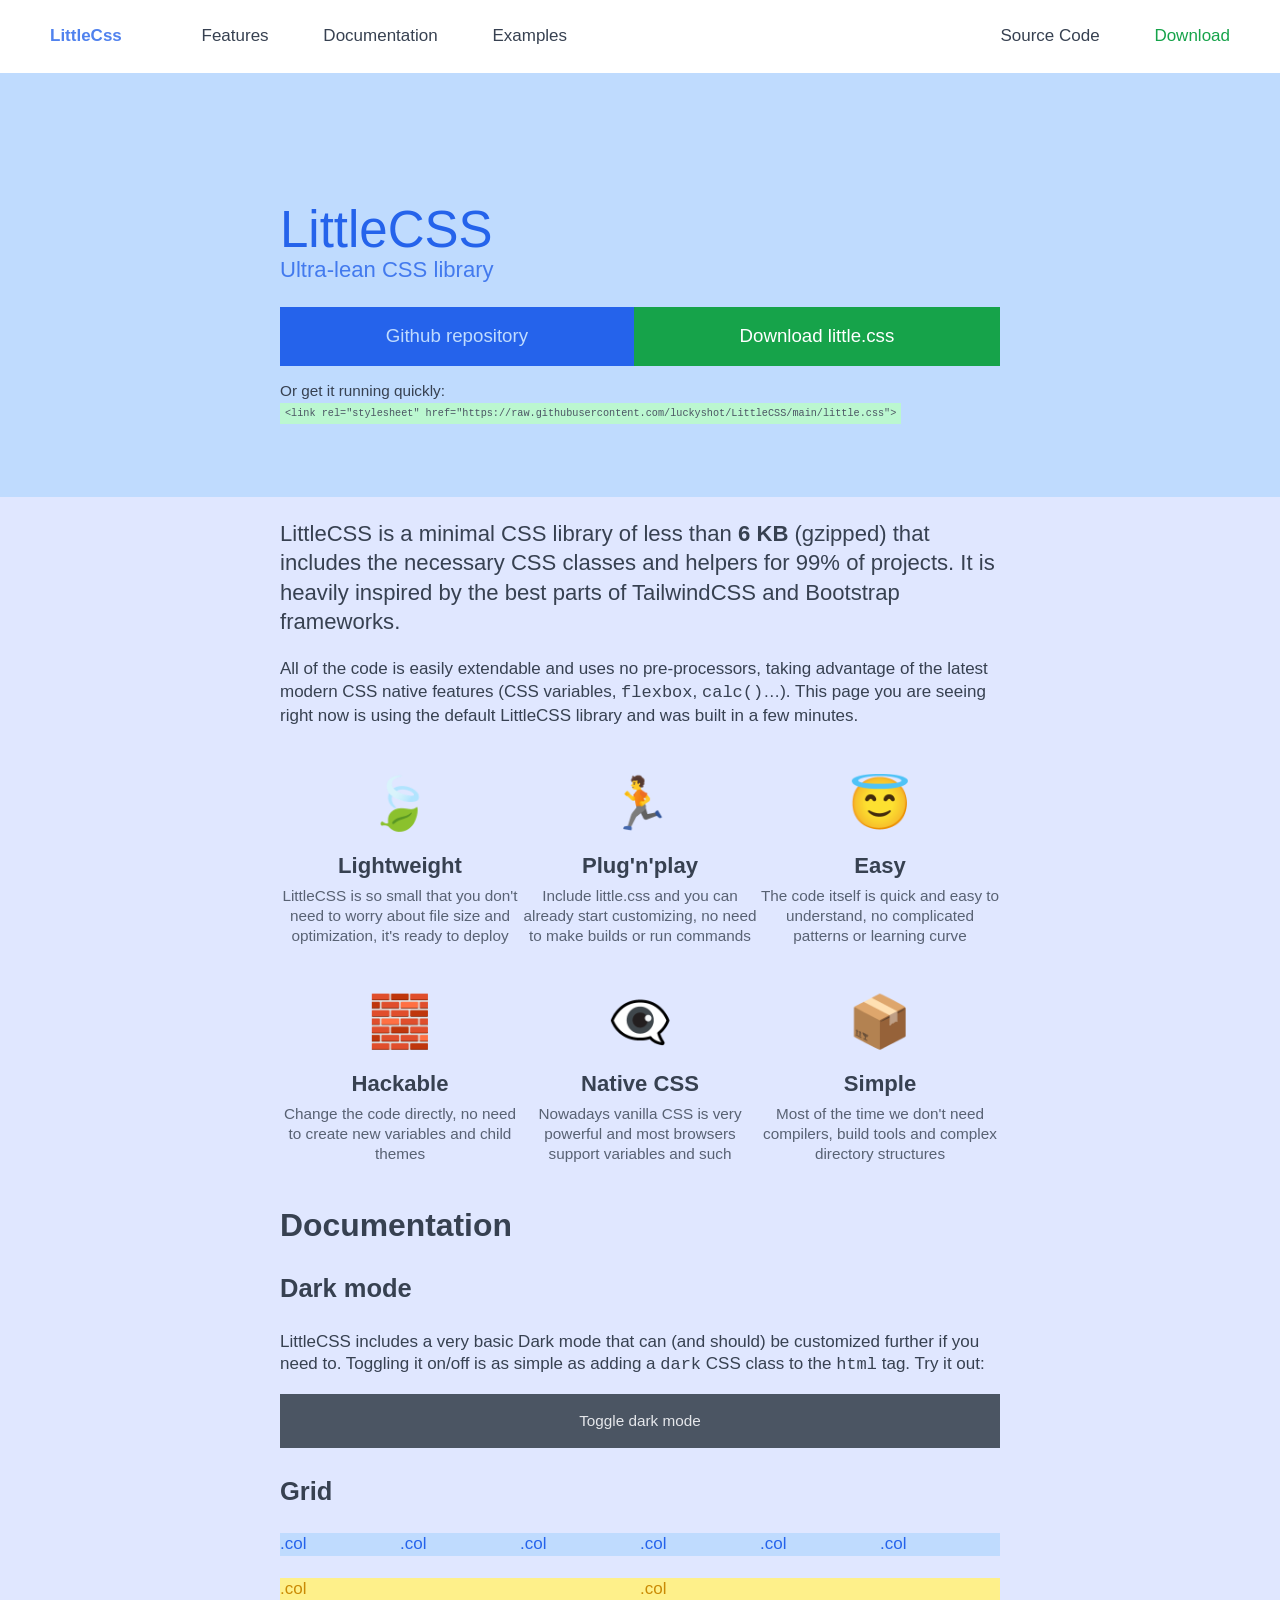
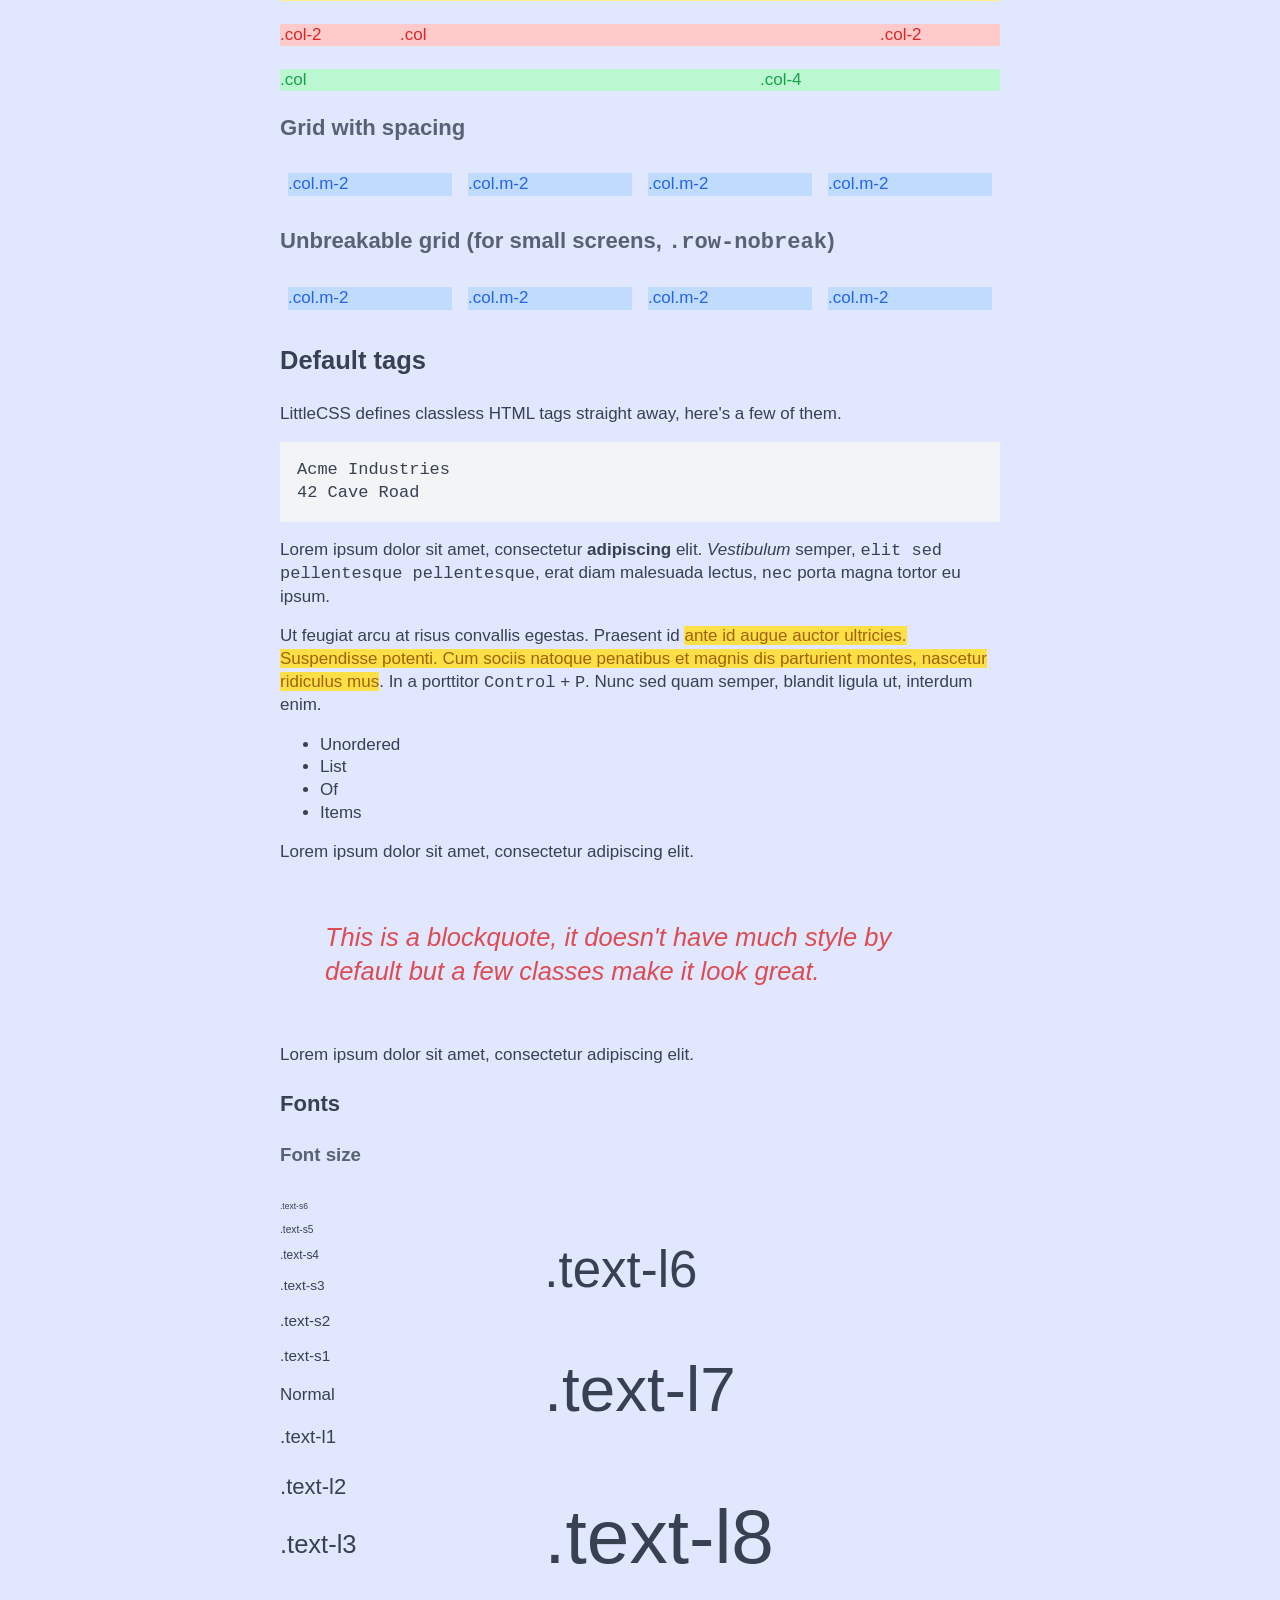
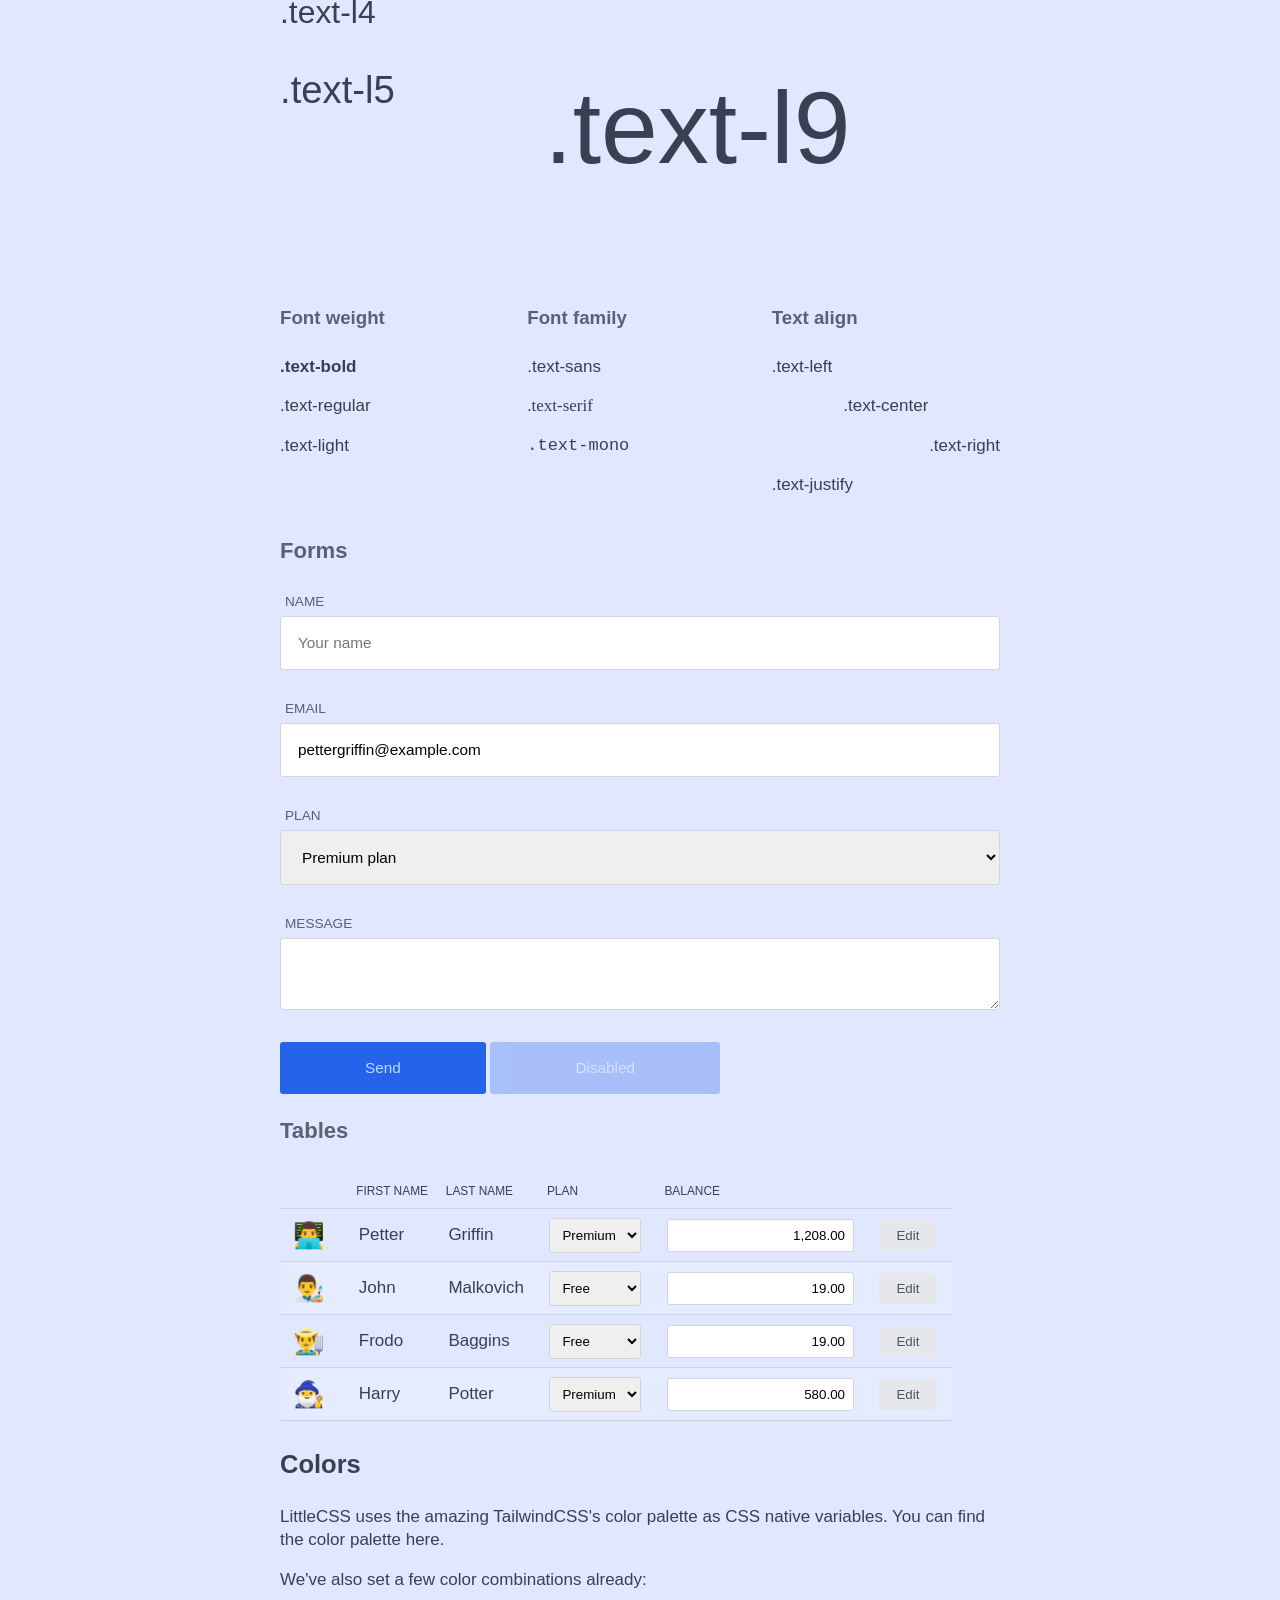
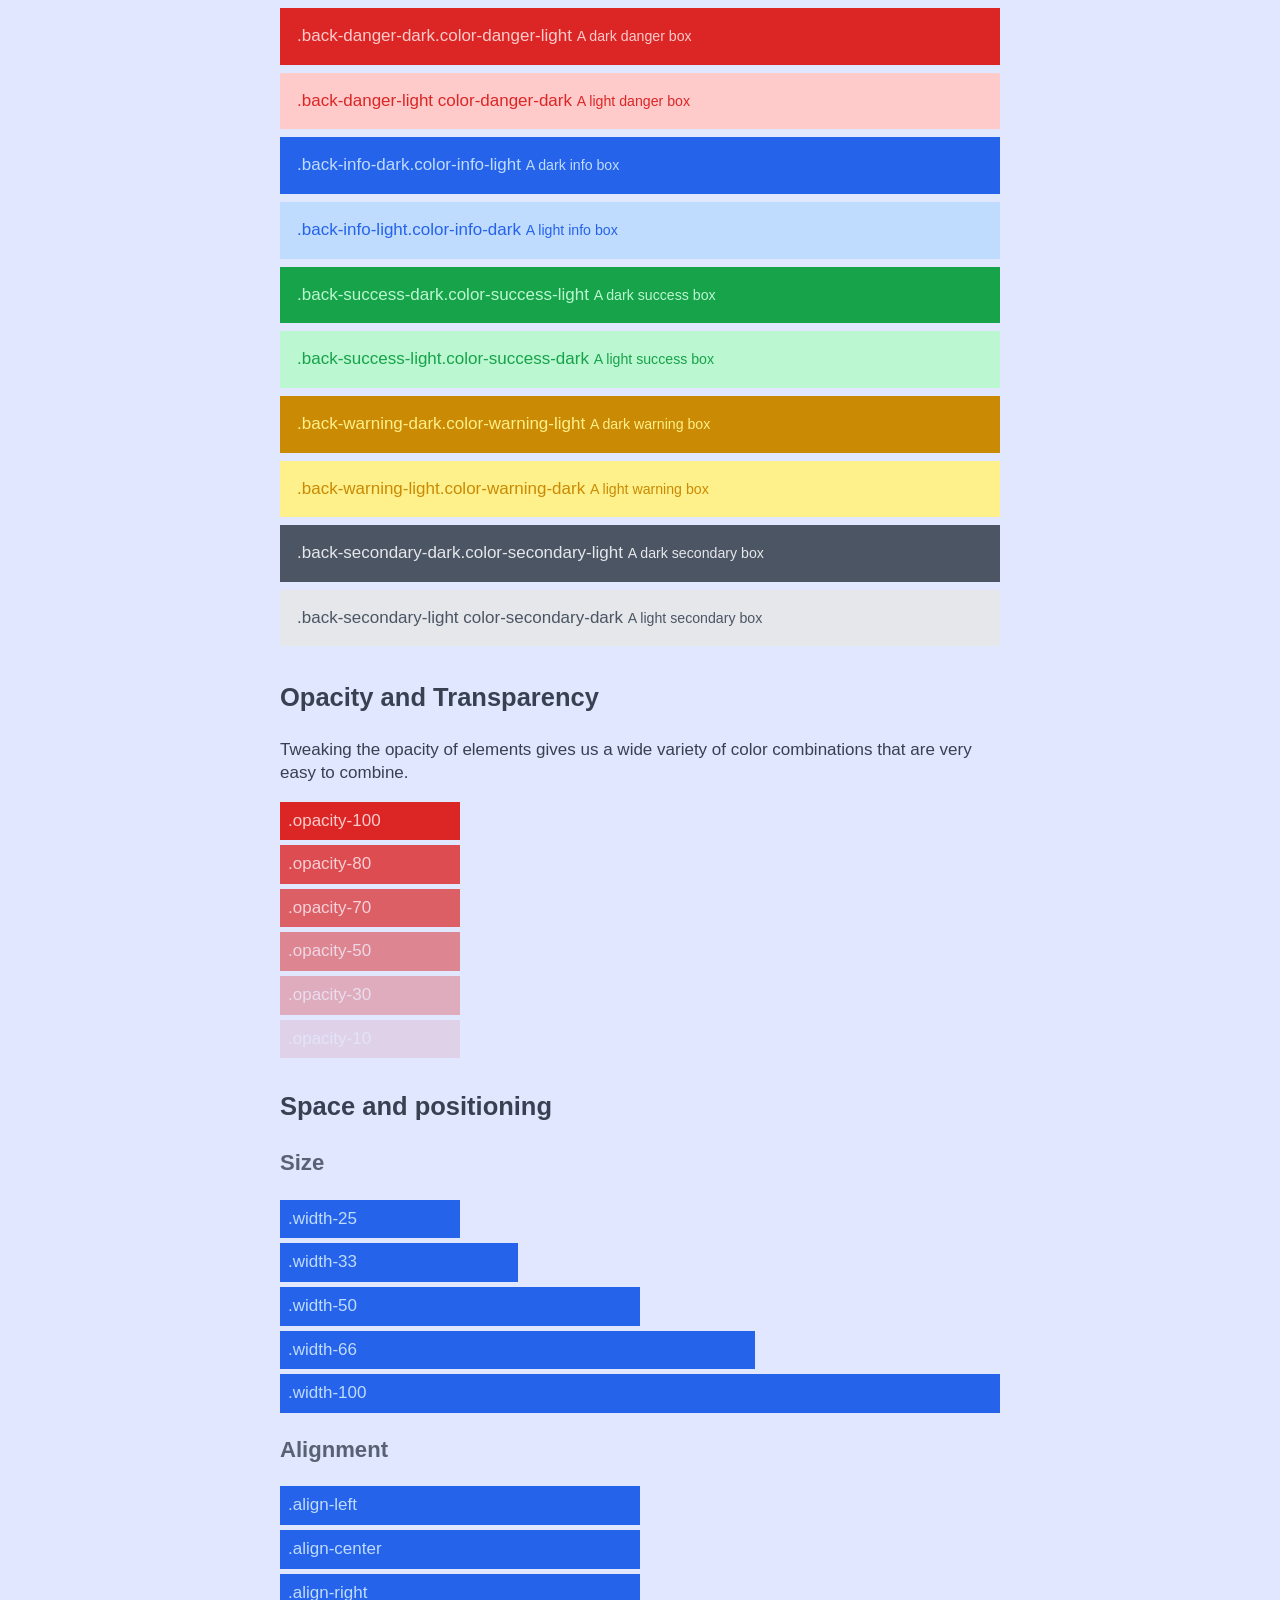
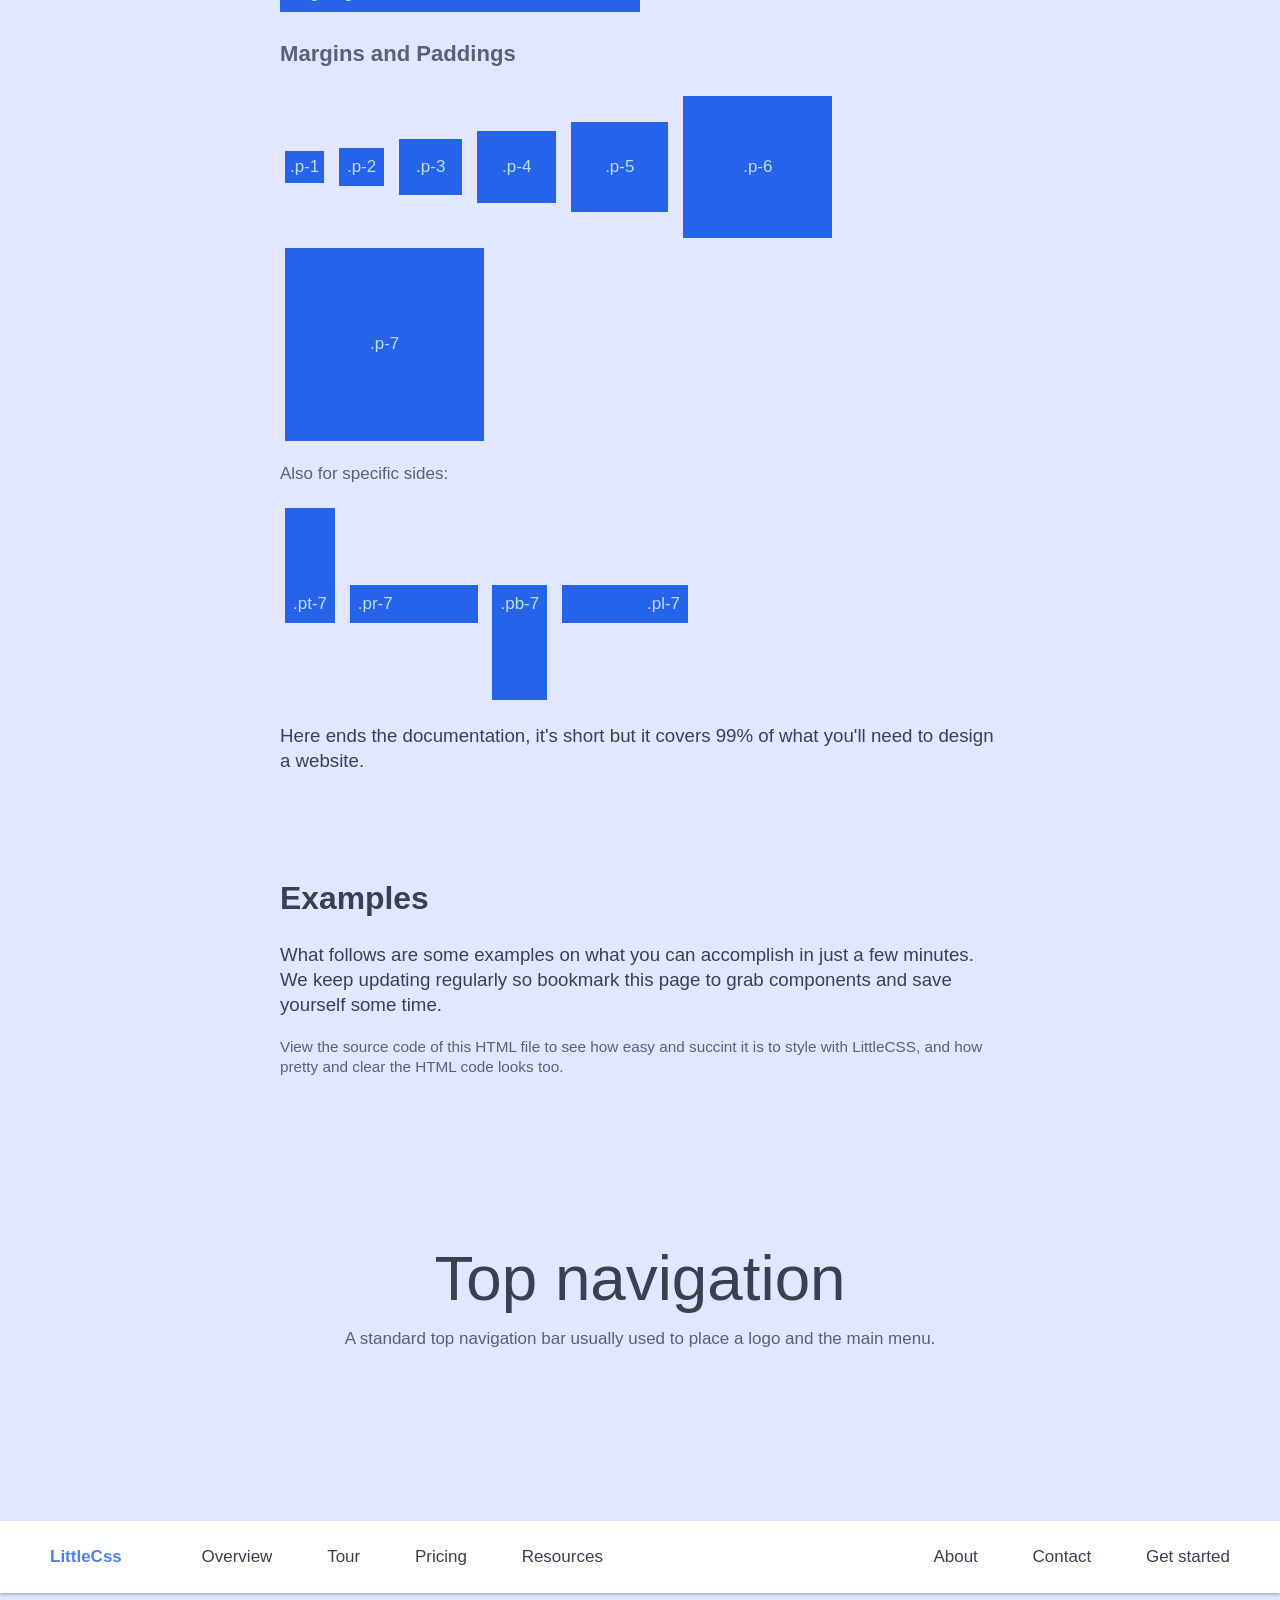
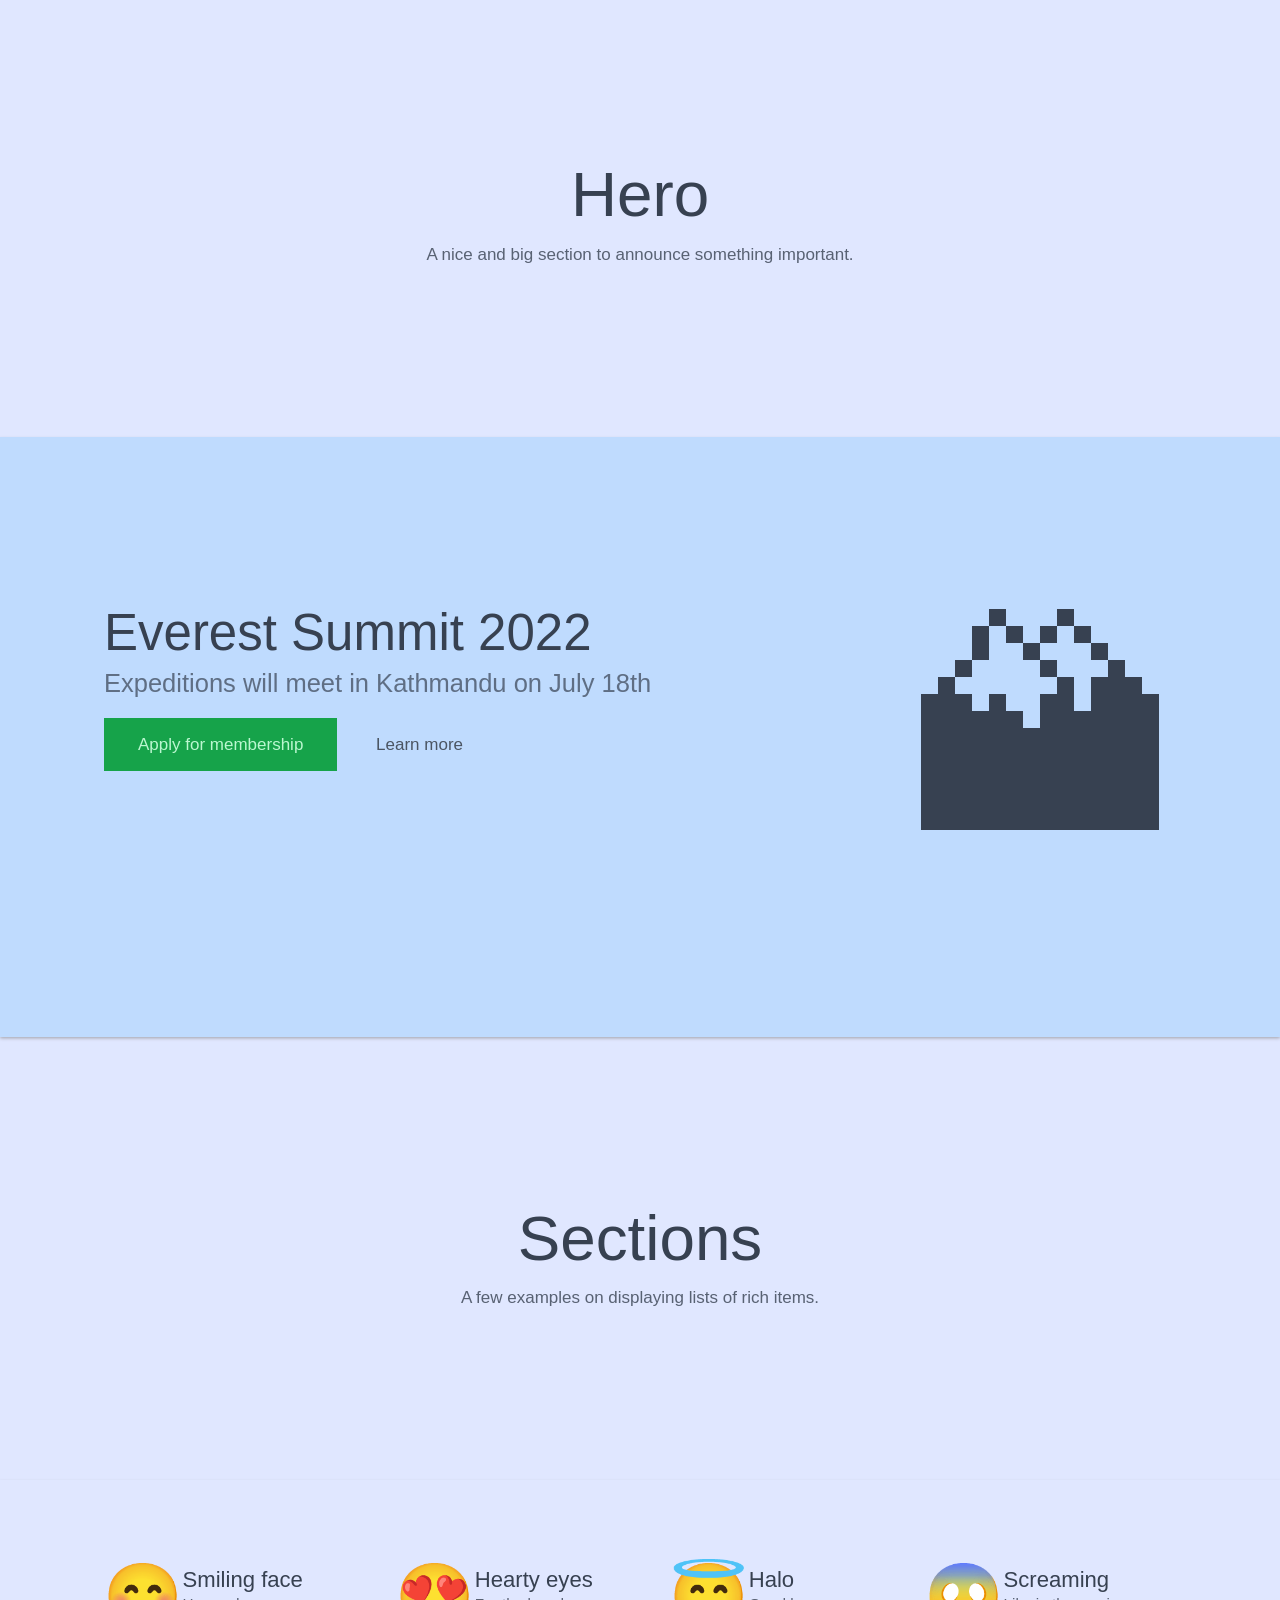
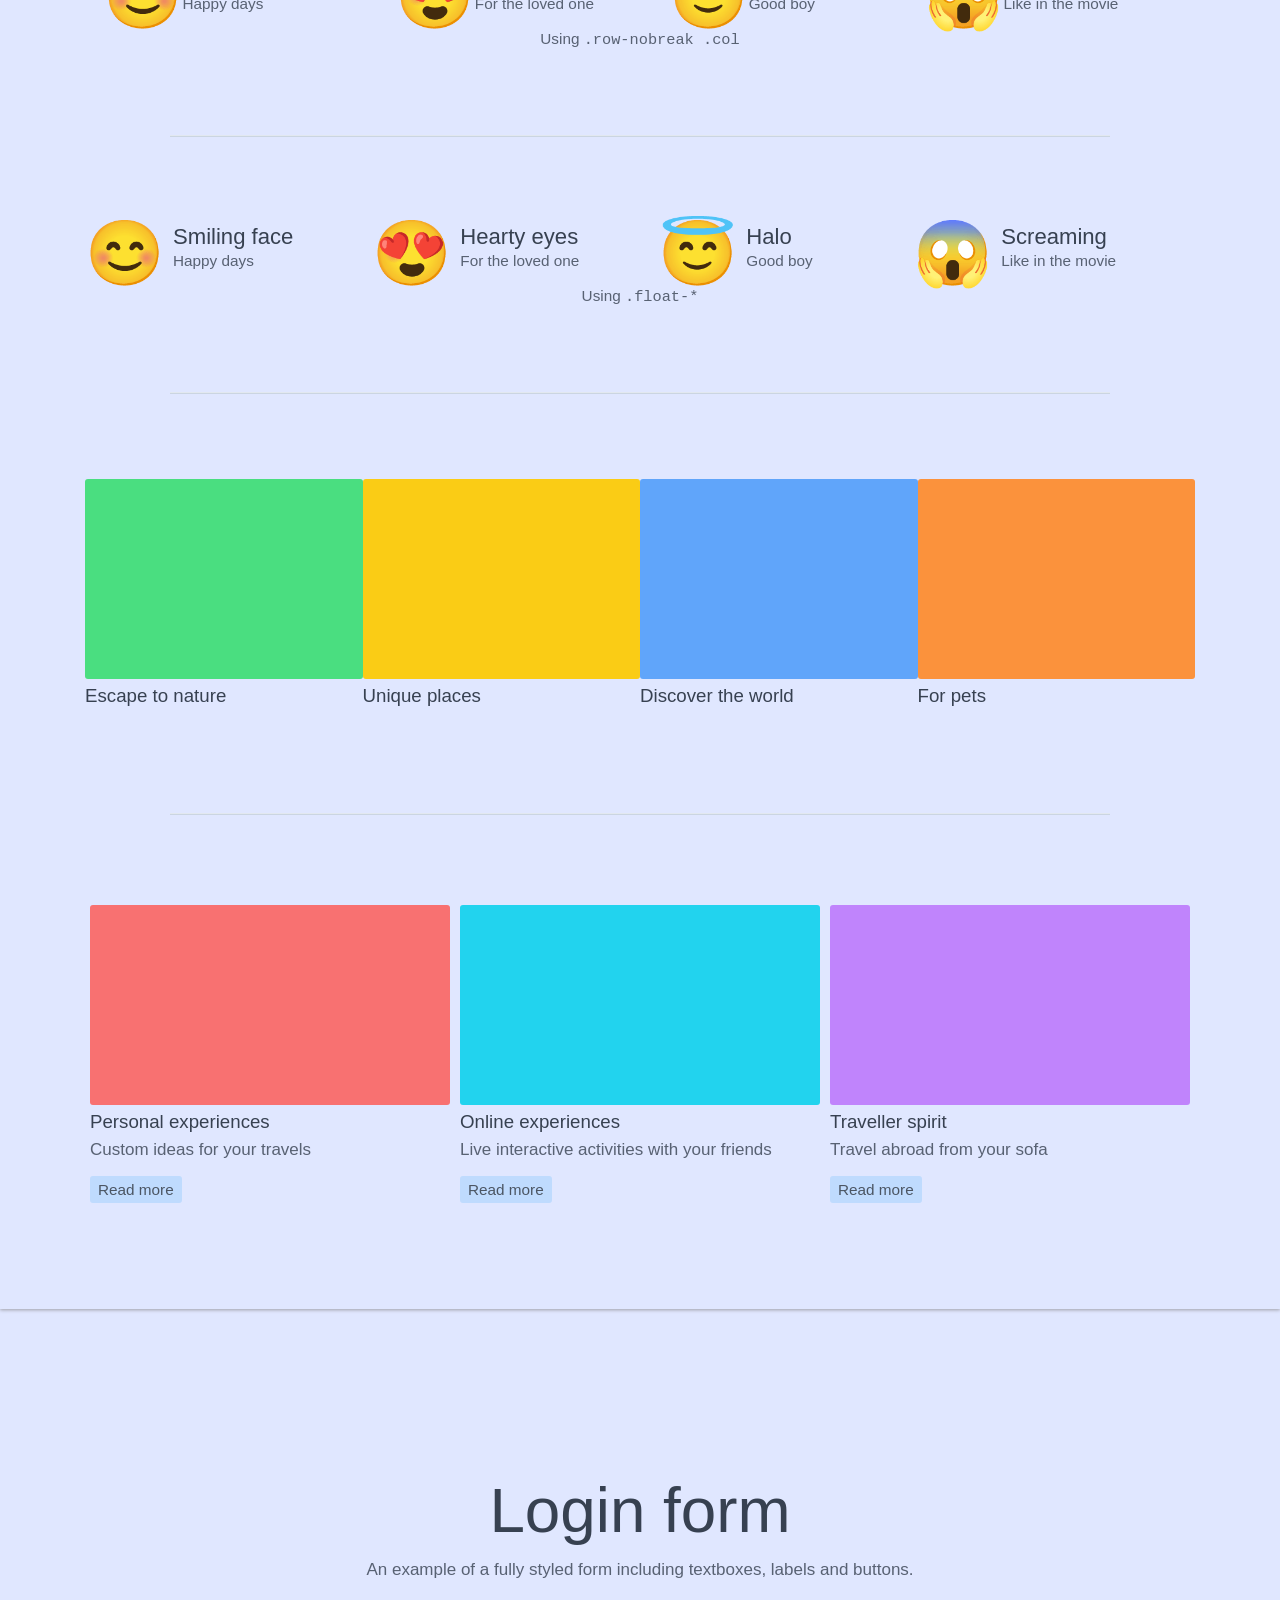
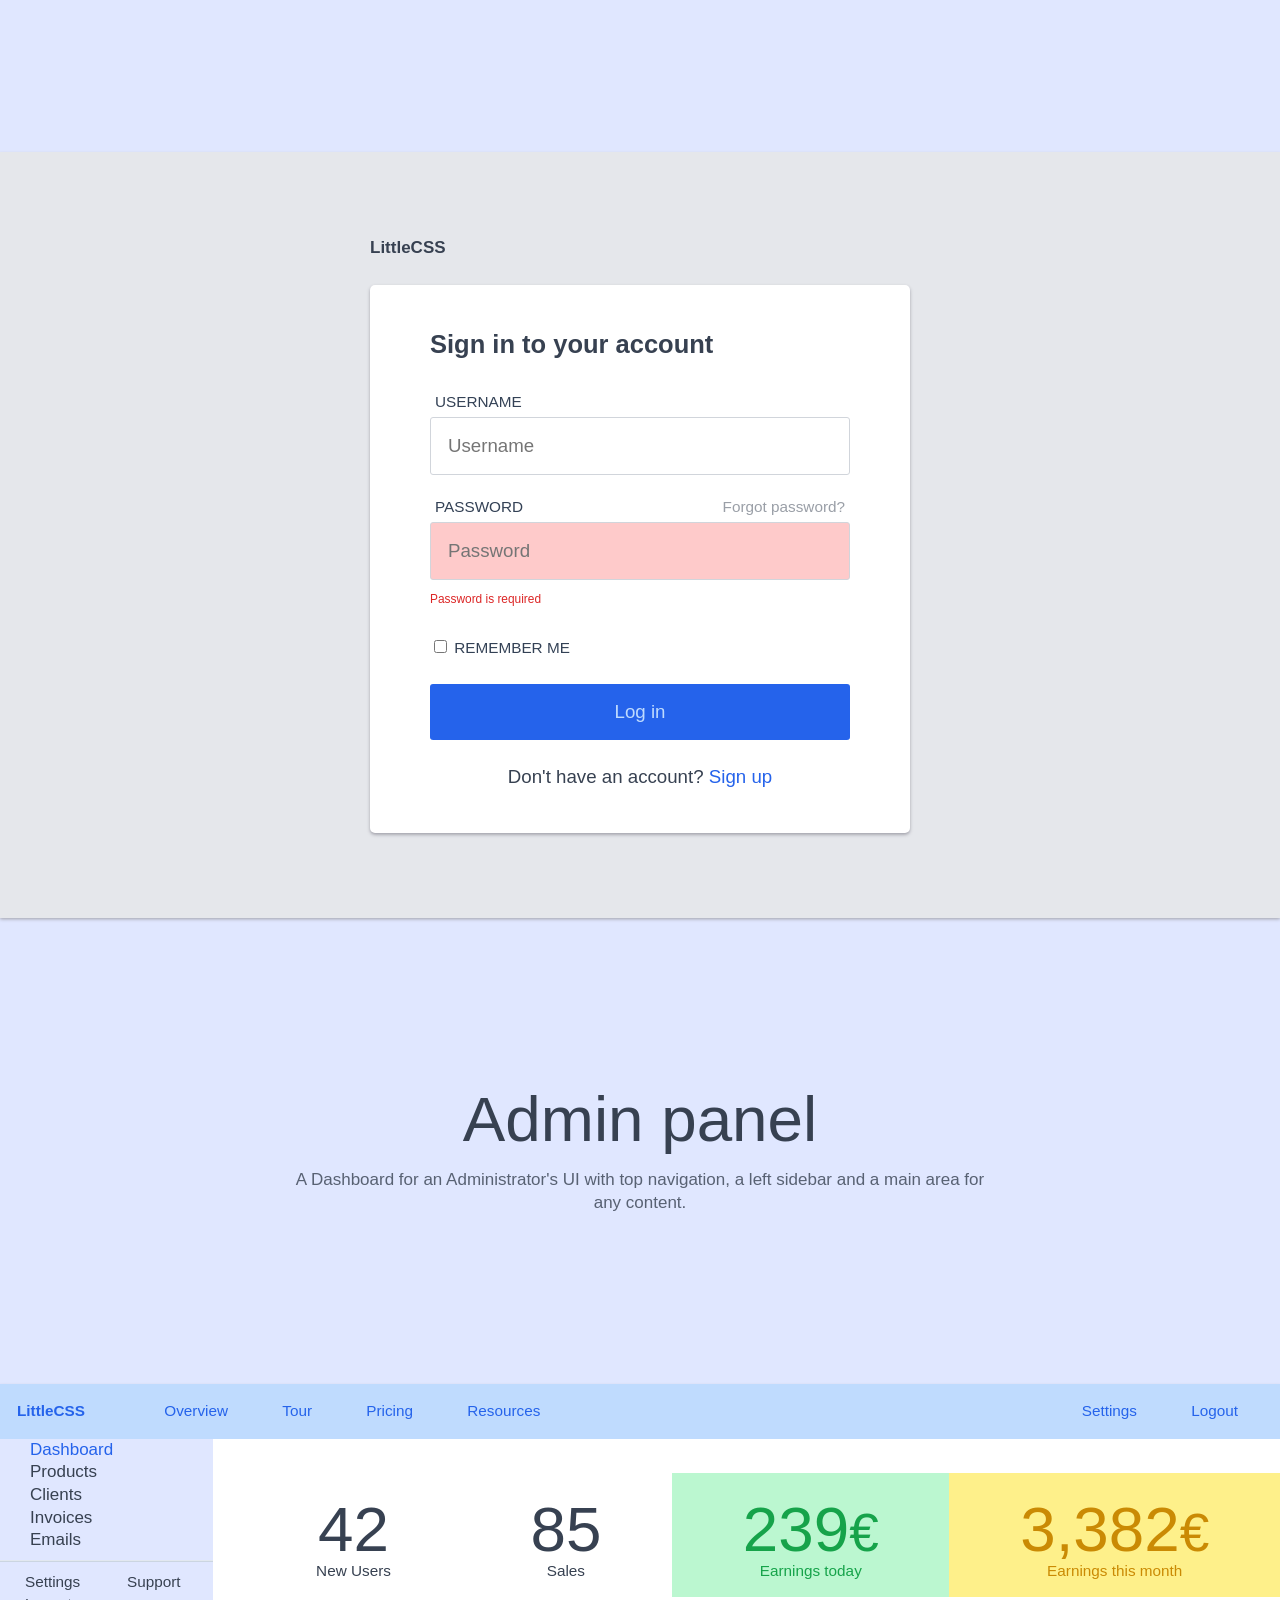
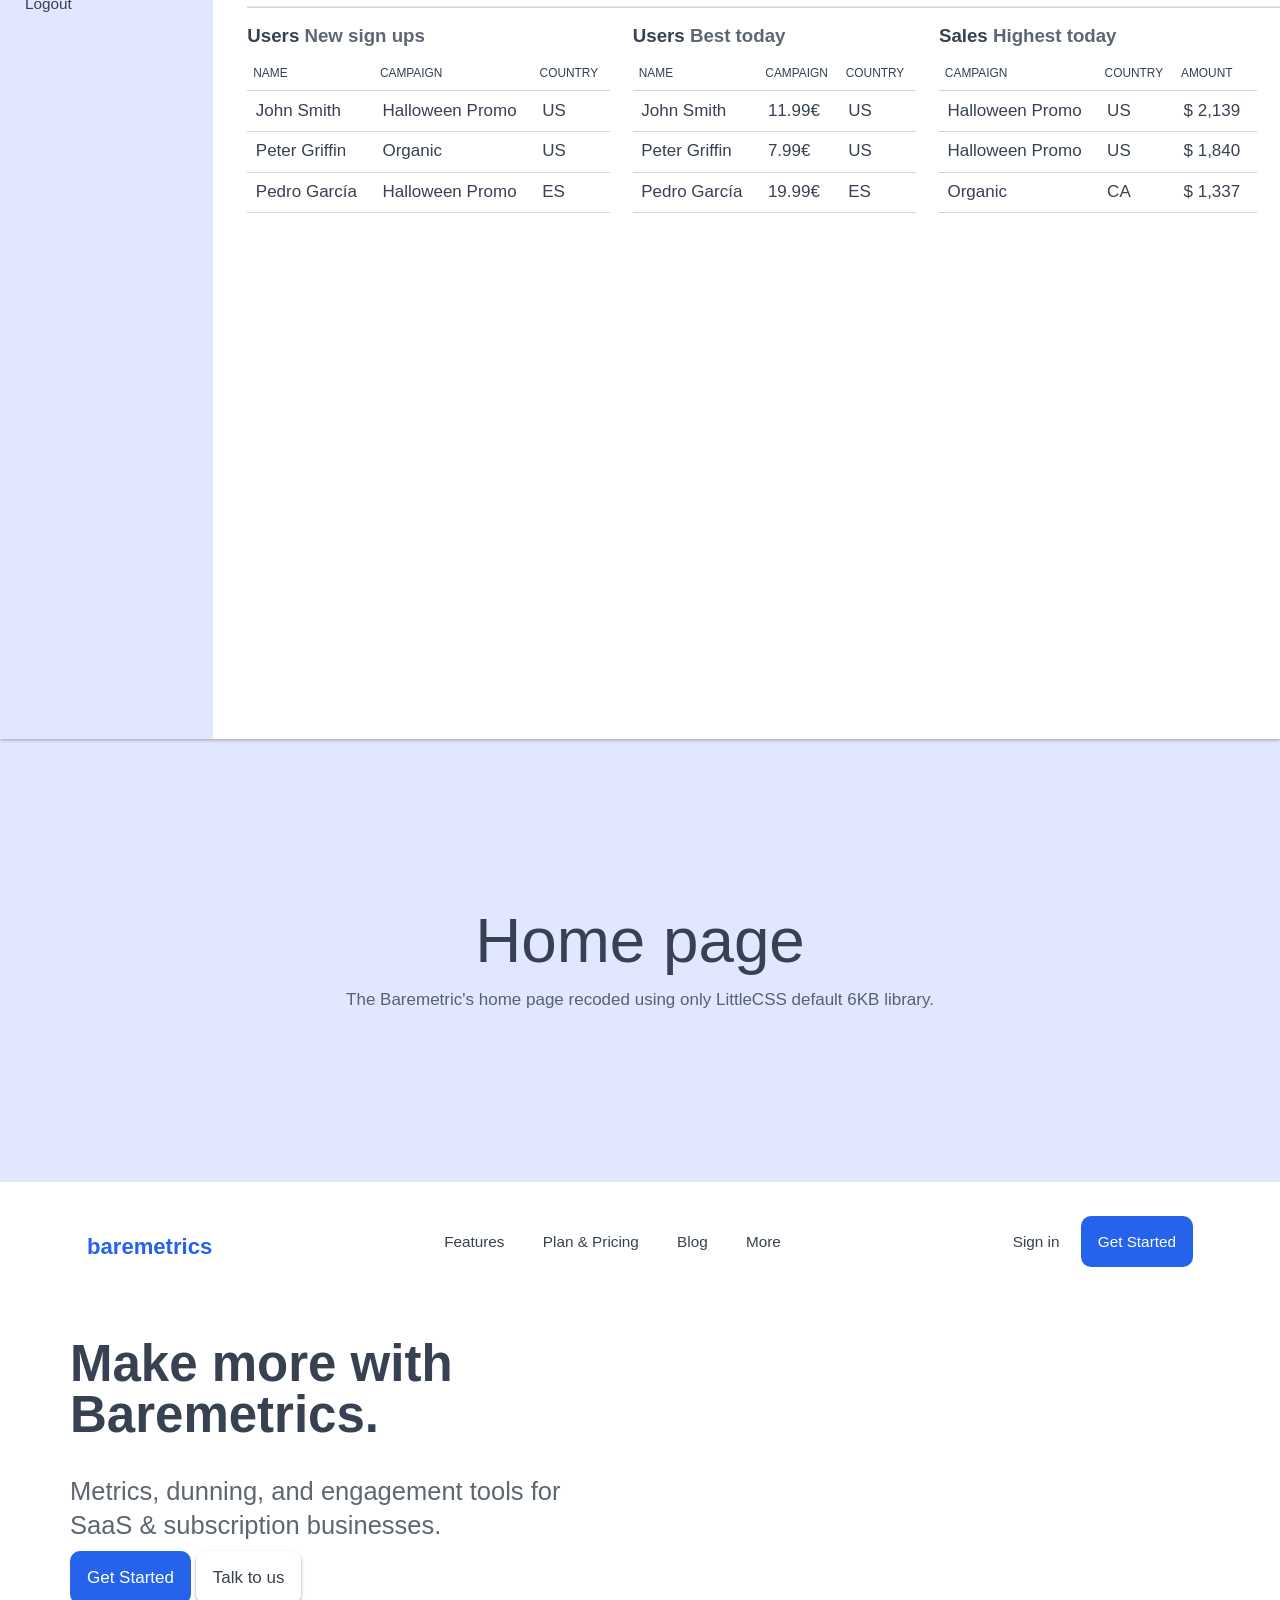
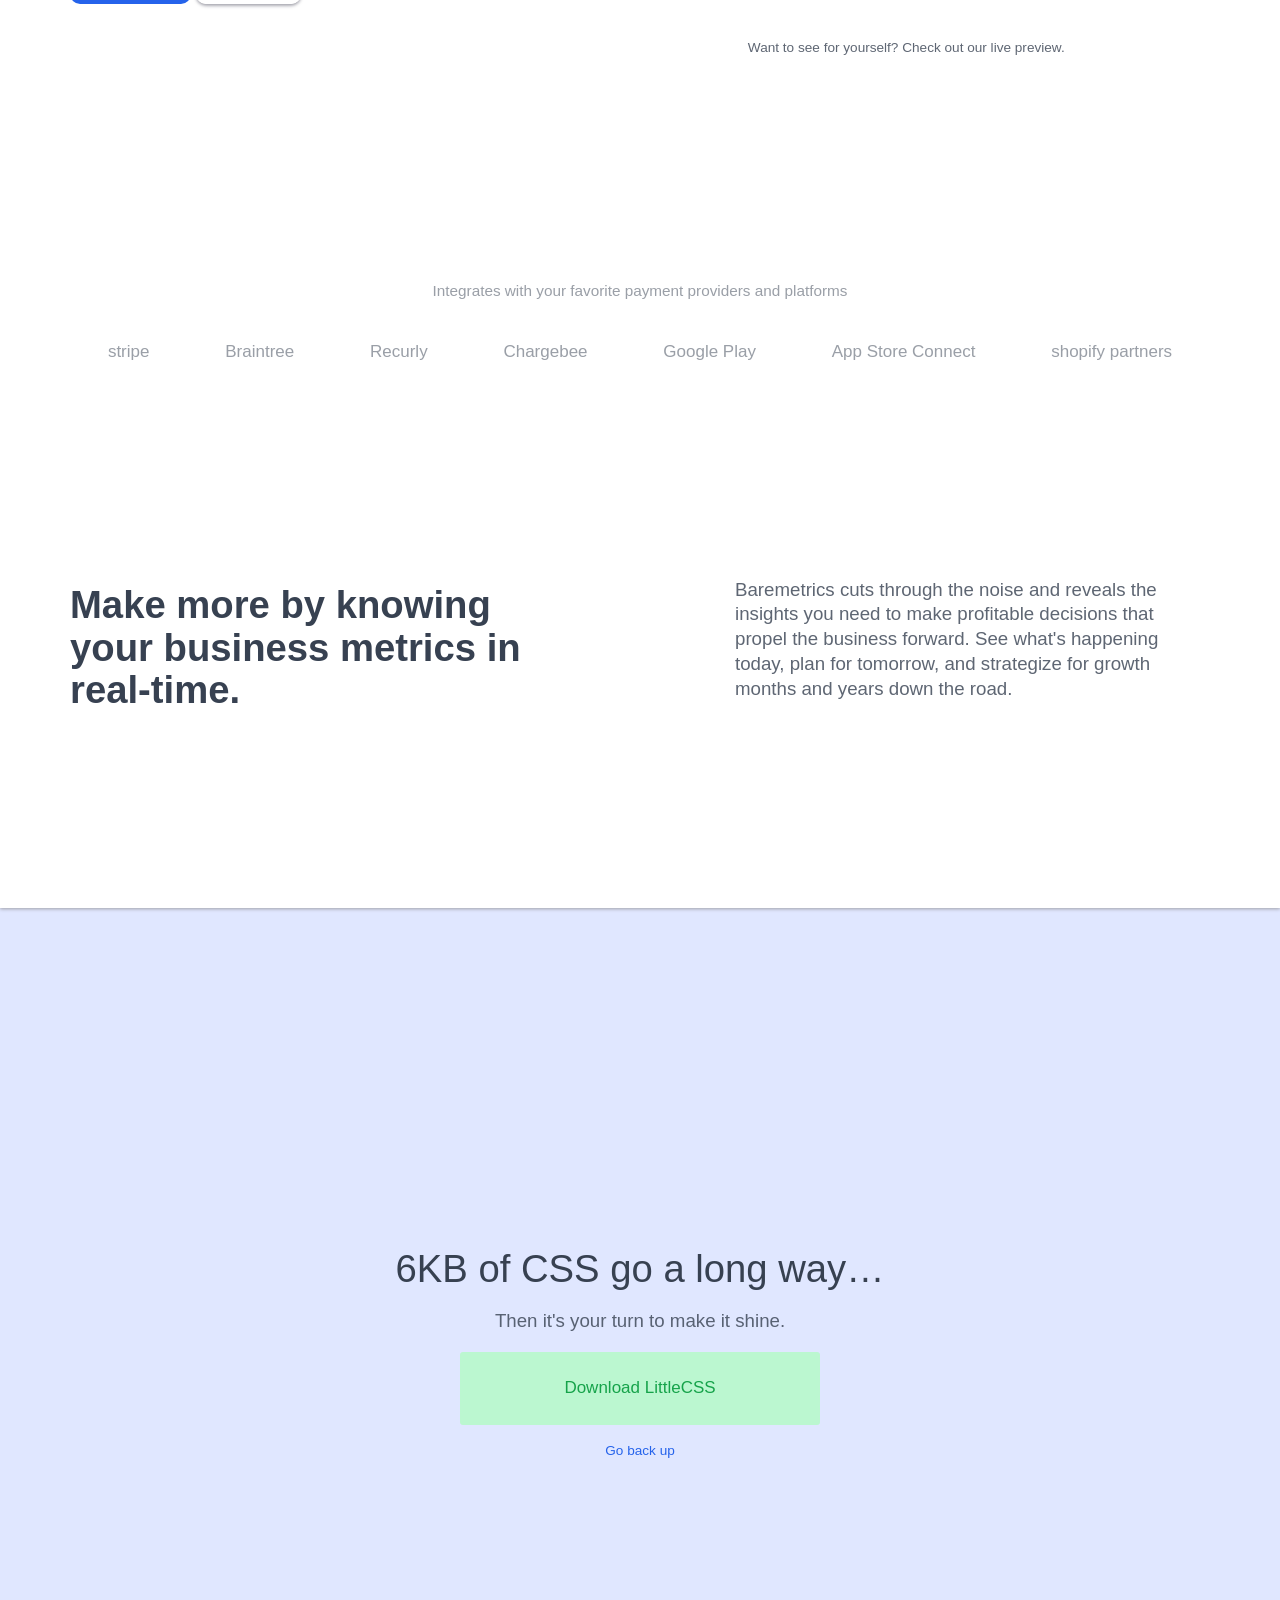
<file: index.html>
<!DOCTYPE html>
<html lang="en">
<head>
    <meta charset="UTF-8">
    <meta name="viewport" content="width=device-width, initial-scale=1.0">
    <title>LittleCSS: Ultra-lean CSS library (everything in 6KB)</title>
    <link rel="stylesheet" href="little.css">
    <link rel="shortcut icon" href="https://xaviesteve.com/wp-content/themes/jan14/static/flatminiset/boxes.png">
</head>
<body>

    <!-- Navbar -->
    <div class="row p-4 back-white position-fixed width-100 z-index-100">
        <div class="col">
            <a href="#" class="p-4 text-bold opacity-80 mr-4 color-primary">LittleCss</a>
            <a href="#features" class="p-4">Features</a>
            <a href="#documentation" class="p-4">Documentation</a>
            <a href="#examples" class="p-4">Examples</a>
        </div>
        <div class="col text-right">
            <a href="https://github.com/luckyshot/LittleCSS" class="p-4">Source Code</a>
            <a href="https://raw.githubusercontent.com/luckyshot/LittleCSS/main/little.css" class="p-4 color-success-dark">Download</a>
        </div>
    </div>

    <!-- Jumbotron -->
    <div class="back-info-light color-info-dark p-6 pt-8">
        <div class="container-lg align-center">
            <h1 class="text-l6 mb-0 text-light">LittleCSS</h1>
            <p class="text-l2 opacity-80 mt-0 text-light">Ultra-lean CSS library</p>
            <div class="row">
                <div class="col">
                    <a href="https://github.com/luckyshot/LittleCSS" class="text-l1 p-3 display-block text-center width-100 back-info-dark color-info-light">Github repository</a>
                </div>
                <div class="col">
                    <a href="https://raw.githubusercontent.com/luckyshot/LittleCSS/main/little.css" class="text-l1 p-3 display-block text-center width-100 back-success-dark color-white">Download little.css</a>
                </div>
            </div>
            <p class="text-s1 color-reset">Or get it running quickly:<br><code class="color-secondary-dark back-success-light text-s5 p-1">&lt;link rel="stylesheet" href="https://raw.githubusercontent.com/luckyshot/LittleCSS/main/little.css"&gt;</code></code></p>
        </div>
    </div>

    <div id="features" class="container-lg align-center">

        <p class="text-l2">LittleCSS is a minimal CSS library of less than <b>6 KB</b> (gzipped) that includes the necessary CSS classes and helpers for 99% of projects. It is heavily inspired by the best parts of TailwindCSS and Bootstrap frameworks.</p>

        <p>All of the code is easily extendable and uses no pre-processors, taking advantage of the latest modern CSS native features (CSS variables, <code>flexbox</code>, <code>calc()</code>&hellip;). This page you are seeing right now is using the default LittleCSS library and was built in a few minutes.</p>

        <div class="row pt-5 pb-5">
            <div class="col-4 text-center">
                <div class="text-l6">🍃</div>
                <p class="text-l2 mb-0"><strong>Lightweight</strong></p>
                <p class="text-s1 mt-1 opacity-80">LittleCSS is so small that you don't need to worry about file size and optimization, it's ready to deploy</p>
            </div>
            <div class="col-4 text-center">
                <div class="text-l6">🏃</div>
                <p class="text-l2 mb-0"><strong>Plug'n'play</strong></p>
                <p class="text-s1 mt-1 opacity-80">Include little.css and you can already start customizing, no need to make builds or run commands</p>
            </div>
            <div class="col-4 text-center">
                <div class="text-l6">😇</div>
                <p class="text-l2 mb-0"><strong>Easy</strong></p>
                <p class="text-s1 mt-1 opacity-80">The code itself is quick and easy to understand, no complicated patterns or learning curve</p>
            </div>
        </div>
        <div class="row">
            <div class="col-4 text-center">
                <div class="text-l6">🧱</div>
                <p class="text-l2 mb-0"><strong>Hackable</strong></p>
                <p class="text-s1 mt-1 opacity-80">Change the code directly, no need to create new variables and child themes</p>
            </div>
            <div class="col-4 text-center">
                <div class="text-l6">👁️‍🗨️</div>
                <p class="text-l2 mb-0"><strong>Native CSS</strong></p>
                <p class="text-s1 mt-1 opacity-80">Nowadays vanilla CSS is very powerful and most browsers support variables and such</p>
            </div>
            <div class="col-4 text-center">
                <div class="text-l6">📦</div>
                <p class="text-l2 mb-0"><strong>Simple</strong></p>
                <p class="text-s1 mt-1 opacity-80">Most of the time we don't need compilers, build tools and complex directory structures</p>
            </div>
        </div>


        <h2 id="documentation" class="text-l4">Documentation</h2>

        <h3 class="text-l3">Dark mode</h3>

        <p>LittleCSS includes a very basic Dark mode that can (and should) be customized further if you need to. Toggling it on/off is as simple as adding a <code>dark</code> CSS class to the <code>html</code> tag. Try it out:</p>

        <p><a href="#" onclick="document.documentElement.classList.toggle('dark');return false" class="text-s1 p-3 display-block text-center width-100 back-secondary-dark color-secondary-light">Toggle dark mode</a></p>



        <h3 class="text-l3">Grid</h3>

        <div class="row">
            <div class="col back-info-light color-info-dark">.col</div>
            <div class="col back-info-light color-info-dark">.col</div>
            <div class="col back-info-light color-info-dark">.col</div>
            <div class="col back-info-light color-info-dark">.col</div>
            <div class="col back-info-light color-info-dark">.col</div>
            <div class="col back-info-light color-info-dark">.col</div>
        </div>

        <br>

        <div class="row">
            <div class="col back-warning-light color-warning-dark">.col</div>
            <div class="col back-warning-light color-warning-dark">.col</div>
        </div>

        <br>
        
        <div class="row">
            <div class="col-2 back-danger-light color-danger-dark">.col-2</div>
            <div class="col back-danger-light color-danger-dark">.col</div>
            <div class="col-2 back-danger-light color-danger-dark">.col-2</div>
        </div>

        <br>
        
        <div class="row">
            <div class="col back-success-light color-success-dark">.col</div>
            <div class="col-4 back-success-light color-success-dark">.col-4</div>
        </div>


        <h3 class="text-l2 opacity-80">Grid with spacing</h3>

        <div class="row">
            <div class="col m-2 back-info-light color-info-dark">.col.m-2</div>
            <div class="col m-2 back-info-light color-info-dark">.col.m-2</div>
            <div class="col m-2 back-info-light color-info-dark">.col.m-2</div>
            <div class="col m-2 back-info-light color-info-dark">.col.m-2</div>
        </div>

        <h3 class="text-l2 opacity-80">Unbreakable grid (for small screens, <code>.row-nobreak</code>)</h3>

        <div class="row-nobreak">
            <div class="col m-2 back-info-light color-info-dark">.col.m-2</div>
            <div class="col m-2 back-info-light color-info-dark">.col.m-2</div>
            <div class="col m-2 back-info-light color-info-dark">.col.m-2</div>
            <div class="col m-2 back-info-light color-info-dark">.col.m-2</div>
        </div>



        <h3 class="text-l3">Default tags</h3>

        <p>LittleCSS defines classless HTML tags straight away, here's a few of them.</p>

        <pre class="p-3">Acme Industries
42 Cave Road</pre>

        <p>Lorem ipsum dolor sit amet, consectetur <b>adipiscing</b> elit. <i>Vestibulum</i> semper, <code>elit sed pellentesque pellentesque</code>, erat diam malesuada lectus, <kbd>nec</kbd> porta magna tortor eu ipsum.</p>
        <p>Ut feugiat arcu at risus convallis egestas. Praesent id <mark>ante id augue auctor ultricies. Suspendisse potenti. Cum sociis natoque penatibus et magnis dis parturient montes, nascetur ridiculus mus</mark>. In a porttitor <kbd>Control</kbd> + <kbd>P</kbd>. Nunc sed quam semper, blandit ligula ut, interdum enim. </p>

        <ul>
            <li>Unordered</li>
            <li>List</li>
            <li>Of</li>
            <li>Items</li>
        </ul>

        <p>Lorem ipsum dolor sit amet, consectetur adipiscing elit.</p>

        <blockquote class="text-l3 color-danger-dark text-italic p-1 pr-3 opacity-80">
            <p>This is a blockquote, it doesn't have much style by default but a few classes make it look great.</p>
        </blockquote>

        <p>Lorem ipsum dolor sit amet, consectetur adipiscing elit.</p>


        <h3 class="text-l2">Fonts</h3>

        <h4 class="text-l1 opacity-80">Font size</h4>

        <div class="row">
            <div class="col">
                <p class="text-s6">.text-s6</p>
                <p class="text-s5">.text-s5</p>
                <p class="text-s4">.text-s4</p>
                <p class="text-s3">.text-s3</p>
                <p class="text-s2">.text-s2</p>
                <p class="text-s1">.text-s1</p>
                <p class="">Normal</p>
                <p class="text-l1">.text-l1</p>
                <p class="text-l2">.text-l2</p>
                <p class="text-l3">.text-l3</p>
                <p class="text-l4">.text-l4</p>
                <p class="text-l5">.text-l5</p>
            </div>
            <div class="col">
                <p class="text-l6">.text-l6</p>
                <p class="text-l7">.text-l7</p>
                <p class="text-l8">.text-l8</p>
                <p class="text-l9">.text-l9</p>
            </div>
        </div>

        <div class="row">
            <div class="col">
                <h4 class="text-l1 opacity-80">Font weight</h4>
                <p class="text-bold">.text-bold</p>
                <p class="text-regular">.text-regular</p>
                <p class="text-light">.text-light</p>
            </div>
            <div class="col">
                <h4 class="text-l1 opacity-80">Font family</h4>
                <p class="text-sans">.text-sans</p>
                <p class="text-serif">.text-serif</p>
                <p class="text-mono">.text-mono</p>
            </div>
            <div class="col">
                <h4 class="text-l1 opacity-80">Text align</h4>
                <p class="text-left">.text-left</p>
                <p class="text-center">.text-center</p>
                <p class="text-right">.text-right</p>
                <p class="text-justify">.text-justify</p>
            </div>
        </div>



        <h3 class="text-l2 opacity-80">Forms</h3>

        <form action="">

            <label class="width-100 opacity-80 p-1 text-s3">Name</label>
            <input class="width-100 p-3 text-s"type="text" placeholder="Your name">

            <label class="width-100 opacity-80 mt-4 p-1 text-s3">Email</label>
            <input class="width-100 p-3 text-s"type="text" value="pettergriffin@example.com">

            <label class="width-100 opacity-80 mt-4 p-1 text-s3">Plan</label>
            <select class="width-100 p-3 text-s"><option>Premium plan</option></select>

            <label class="width-100 opacity-80 mt-4 p-1 text-s3">Message</label>
            <textarea class="width-100 p-3 text-s"></textarea>

            <button class="p-3 pr-7 pl-7 text-s1 mt-4 border-radius" type="submit">Send</button>
            <button class="p-3 pr-7 pl-7 text-s1 mt-4 border-radius" disabled="disabled">Disabled</button>

        </form>


        <h3 class="text-l2 opacity-80">Tables</h3>

        <table>
            <thead>
                <tr>
                    <th>&nbsp;</th>
                    <th>First name</th>
                    <th>Last name</th>
                    <th>Plan</th>
                    <th>Balance</th>
                    <th>&nbsp;</th>
                </tr>
            </thead>
            <tbody>
                <tr>
                    <td class="text-l3">👨‍💻</td>
                    <td>Petter</td>
                    <td>Griffin</td>
                    <td><select class="width-100 p-2"><option>Premium</option><option>Free</option><option>Lite</option></td>
                    <td><input type="text" class="text-right p-2" value="1,208.00"></td>
                    <td><button class="back-secondary-light color-secondary-dark p-2 pr-3 pl-3 border-radius">Edit</button></td>
                </tr>
                <tr>
                    <td class="text-l3">👨‍🎨</td>
                    <td>John</td>
                    <td>Malkovich</td>
                    <td><select class="width-100 p-2"><option>Free</option></td>
                    <td><input type="text" class="text-right p-2" value="19.00"></td>
                    <td><button class="back-secondary-light color-secondary-dark p-2 pr-3 pl-3 border-radius">Edit</button></td>
                </tr>
                <tr>
                    <td class="text-l3">👨‍🌾</td>
                    <td>Frodo</td>
                    <td>Baggins</td>
                    <td><select class="width-100 p-2"><option>Free</option></td>
                    <td><input type="text" class="text-right p-2" value="19.00"></td>
                    <td><button class="back-secondary-light color-secondary-dark p-2 pr-3 pl-3 border-radius">Edit</button></td>
                </tr>
                <tr>
                    <td class="text-l3">🧙‍♂️</td>
                    <td>Harry</td>
                    <td>Potter</td>
                    <td><select class="width-100 p-2"><option>Premium</option></td>
                    <td><input type="text" class="text-right p-2" value="580.00"></td>
                    <td><button class="back-secondary-light color-secondary-dark p-2 pr-3 pl-3 border-radius">Edit</button></td>
                </tr>
            </tbody>
        </table>



        <h3 class="text-l3">Colors</h3>

        <p>LittleCSS uses the amazing TailwindCSS's color palette as CSS native variables. You can find the <a href="https://gist.github.com/luckyshot/9605314b6f32304ea3d44381ad6788af">color palette here</a>.</p>

        <p>We've also set a few color combinations already:</p>

        <div class="row">
            <div class="col">
                <div class="back-danger-dark color-danger-light p-3 mb-2">.back-danger-dark.color-danger-light <small>A dark danger box</small></div>
                <div class="back-danger-light color-danger-dark p-3 mb-2">.back-danger-light color-danger-dark <small>A light danger box</small></div>

                <div class="back-info-dark color-info-light p-3 mb-2">.back-info-dark.color-info-light <small>A dark info box</small></div>
                <div class="back-info-light color-info-dark p-3 mb-2">.back-info-light.color-info-dark <small>A light info box</small></div>
            </div>
            <div class="col">
                <div class="back-success-dark color-success-light p-3 mb-2">.back-success-dark.color-success-light <small>A dark success box</small></div>
                <div class="back-success-light color-success-dark p-3 mb-2">.back-success-light.color-success-dark <small>A light success box</small></div>

                <div class="back-warning-dark color-warning-light p-3 mb-2">.back-warning-dark.color-warning-light <small>A dark warning box</small></div>
                <div class="back-warning-light color-warning-dark p-3 mb-2">.back-warning-light.color-warning-dark <small>A light warning box</small></div>
                
                <div class="back-secondary-dark color-secondary-light p-3 mb-2">.back-secondary-dark.color-secondary-light <small>A dark secondary box</small></div>
                <div class="back-secondary-light color-secondary-dark p-3 mb-2">.back-secondary-light color-secondary-dark <small>A light secondary box</small></div>
            </div>
        </div>


        <h3 class="text-l3">Opacity and Transparency</h3>

        <p>Tweaking the opacity of elements gives us a wide variety of color combinations that are very easy to combine.</p>

        <div class="width-100"><div class="back-danger-dark color-danger-light width-25 p-2 mb-1 opacity-100">.opacity-100</div></div>
        <div class="width-100"><div class="back-danger-dark color-danger-light width-25 p-2 mb-1 opacity-80">.opacity-80</div></div>
        <div class="width-100"><div class="back-danger-dark color-danger-light width-25 p-2 mb-1 opacity-70">.opacity-70</div></div>
        <div class="width-100"><div class="back-danger-dark color-danger-light width-25 p-2 mb-1 opacity-50">.opacity-50</div></div>
        <div class="width-100"><div class="back-danger-dark color-danger-light width-25 p-2 mb-1 opacity-30">.opacity-30</div></div>
        <div class="width-100"><div class="back-danger-dark color-danger-light width-25 p-2 mb-1 opacity-10">.opacity-10</div></div>
      



        <h3 class="text-l3">Space and positioning</h3>

        <h3 class="text-l2 opacity-80">Size</h3>

        <div class="width-100"><div class="back-info-dark color-info-light width-25 p-2 mb-1">.width-25</div></div>
        <div class="width-100"><div class="back-info-dark color-info-light width-33 p-2 mb-1">.width-33</div></div>
        <div class="width-100"><div class="back-info-dark color-info-light width-50 p-2 mb-1">.width-50</div></div>
        <div class="width-100"><div class="back-info-dark color-info-light width-66 p-2 mb-1">.width-66</div></div>
        <div class="width-100"><div class="back-info-dark color-info-light width-100 p-2 mb-1">.width-100</div></div>

        <h3 class="text-l2 opacity-80">Alignment</h3>

        <div class="back-info-dark color-info-light width-50 p-2 mb-1 align-left">.align-left</div>
        <div class="back-info-dark color-info-light width-50 p-2 mb-1 align-center">.align-center</div>
        <div class="back-info-dark color-info-light width-50 p-2 mb-1 align-right">.align-right</div>

        <h3 class="text-l2 opacity-80">Margins and Paddings</h3>

        <div class="back-info-dark color-info-light p-1 m-1 display-inline-block">.p-1</div>
        <div class="back-info-dark color-info-light p-2 m-1 display-inline-block">.p-2</div>
        <div class="back-info-dark color-info-light p-3 m-1 display-inline-block">.p-3</div>
        <div class="back-info-dark color-info-light p-4 m-1 display-inline-block">.p-4</div>
        <div class="back-info-dark color-info-light p-5 m-1 display-inline-block">.p-5</div>
        <div class="back-info-dark color-info-light p-6 m-1 display-inline-block">.p-6</div>
        <div class="back-info-dark color-info-light p-7 m-1 display-inline-block">.p-7</div>

        <p class="opacity-80">Also for specific sides:</p>

        <div class="back-info-dark color-info-light p-2 pt-7 m-1 display-inline-block">.pt-7</div>
        <div class="back-info-dark color-info-light p-2 pr-7 m-1 display-inline-block">.pr-7</div>
        <div class="back-info-dark color-info-light p-2 pb-7 m-1 display-inline-block">.pb-7</div>
        <div class="back-info-dark color-info-light p-2 pl-7 m-1 display-inline-block">.pl-7</div>

        <!-- <div class="back-info-dark color-info-light p-8 m-1 display-inline-block">.p-8</div>
        <div class="back-info-dark color-info-light p-9 m-1 display-inline-block">.p-9</div> -->

        <p class="text-l1">Here ends the documentation, it's short but it covers 99% of what you'll need to design a website.</p>

    </div>

    <div id="examples" class="container-lg align-center pt-6">


        <h2 class="text-l4">Examples</h2>
        <p class="text-l1">What follows are some examples on what you can accomplish in just a few minutes. We keep updating regularly so bookmark this page to grab components and save yourself some time.</p>

        <p class="opacity-80 text-s1">View the source code of this HTML file to see how easy and succint it is to style with LittleCSS, and how pretty and clear the HTML code looks too.</p>

        <h3 class="text-l7 text-center text-light mt-8 mb-0">Top navigation</h3>
        <p class="opacity-80 text-center mb-8">A standard top navigation bar usually used to place a logo and the main menu.</p>


    </div>

    <div class="container-fluid box-shadow back-white">

        <div id="navbar" class="row p-4">
            <div class="col">
                <a href="#" class="p-4 text-bold opacity-80 mr-4 color-primary">LittleCss</a>
                <a href="#" class="p-4">Overview</a>
                <a href="#" class="p-4">Tour</a>
                <a href="#" class="p-4">Pricing</a>
                <a href="#" class="p-4">Resources</a>
            </div>
            <div class="col text-right">
                <a href="#" class="p-4">About</a>
                <a href="#" class="p-4">Contact</a>
                <a href="#" class="p-4">Get started</a>
            </div>
        </div>

    </div>

    <div class="container-lg align-center">


        <h3 class="text-l7 text-center text-light mt-8 mb-0">Hero</h3>
        <p class="opacity-80 text-center mb-8">A nice and big section to announce something important.</p>

    </div>

    <div class="container-fluid back-info-light box-shadow">
        <div class="row container-xxl align-center pt-7 pb-7">
            <div class="col p-5">
                <p class="text-l6 mb-0">Everest Summit 2022</p>
                <p class="text-l3 opacity-70 mt-2">Expeditions will meet in Kathmandu on July 18th</p>
                <p class="mt-5">
                    <a href="#" class="button back-success-dark color-success-light p-3 pl-5 pr-5">Apply for membership</a>
                    <a href="#" class="button back-info-light color-secondary-dark p-3 pl-5 pr-5">Learn more</a>
                </p>
            </div>
            <div class="col text-right p-5" style="font-size: 16rem">
                🏔
            </div>
        </div>
    </div>





    <div class="container-lg align-center">

        <h3 class="text-l7 text-center text-light mt-8 mb-0">Sections</h3>
        <p class="opacity-80 text-center mb-8">A few examples on displaying lists of rich items.</p>

    </div>

    <div class="container-fluid align-center p-7 box-shadow">

        <div class="row">
            <div class="col">
                <div class="row-nobreak">
                    <div class="col-4 text-right text-l7">😊</div>
                    <div class="col">
                        <p class="text-l2 m-0">Smiling face</p>
                        <p class="text-s1 m-0 opacity-80">Happy days</p>
                    </div>
                </div>
            </div>
            <div class="col">
                <div class="row-nobreak">
                    <div class="col-4 text-right text-l7">😍</div>
                    <div class="col">
                        <p class="text-l2 m-0">Hearty eyes</p>
                        <p class="text-s1 m-0 opacity-80">For the loved one</p>
                    </div>
                </div>
            </div>
            <div class="col">
                <div class="row-nobreak">
                    <div class="col-4 text-right text-l7">😇</div>
                    <div class="col">
                        <p class="text-l2 m-0">Halo</p>
                        <p class="text-s1 m-0 opacity-80">Good boy</p>
                    </div>
                </div>
            </div>
            <div class="col">
                <div class="row-nobreak">
                    <div class="col-4 text-right text-l7">😱</div>
                    <div class="col">
                        <p class="text-l2 m-0">Screaming</p>
                        <p class="text-s1 m-0 opacity-80">Like in the movie</p>
                    </div>
                </div>
            </div>
        </div>
        <div class="text-center opacity-80 text-s1 mt-0">Using <code>.row-nobreak .col</code></div>


        <hr class="m-7">


        <div class="row">
            <div class="col">
                <span class="float-left text-right text-l7 mr-2">😊</span>
                <p class="text-l2 m-0">Smiling face</p>
                <p class="text-s1 m-0 opacity-80">Happy days</p>
            </div>
            <div class="col">
                <span class="float-left text-right text-l7 mr-2">😍</span>
                <p class="text-l2 m-0">Hearty eyes</p>
                <p class="text-s1 m-0 opacity-80">For the loved one</p>
            </div>
            <div class="col">
                <span class="float-left text-right text-l7 mr-2">😇</span>
                <p class="text-l2 m-0">Halo</p>
                <p class="text-s1 m-0 opacity-80">Good boy</p>
            </div>
            <div class="col">
                <span class="float-left text-right text-l7 mr-2">😱</span>
                <p class="text-l2 m-0">Screaming</p>
                <p class="text-s1 m-0 opacity-80">Like in the movie</p>
            </div>
        </div>
        <div class="text-center opacity-80 text-s1 mt-0">Using <code>.float-*</code></div>


        <hr class="m-7">


        <div class="row">
            <div class="col-3">
                <div class="border-radius" style="background:var(--colorGreen400);height: 200px;"></div>
                <p class="text-l1 mt-1">Escape to nature</p>
            </div>
            <div class="col-3">
                <div class="border-radius" style="background:var(--colorYellow400);height: 200px;"></div>
                <p class="text-l1 mt-1">Unique places</p>
            </div>
            <div class="col-3">
                <div class="border-radius" style="background:var(--colorBlue400);height: 200px;"></div>
                <p class="text-l1 mt-1">Discover the world</p>
            </div>
            <div class="col-3">
                <div class="border-radius" style="background:var(--colorOrange400);height: 200px;"></div>
                <p class="text-l1 mt-1">For pets</p>
            </div>
        </div>


        <hr class="m-7">


        <div class="row">
            <div class="col-4 p-1">
                <div class="border-radius" style="background:var(--colorRed400);height: 200px;"></div>
                <p class="text-l1 mt-1 mb-0">Personal experiences</p>
                <p class="mt-1 opacity-80">Custom ideas for your travels</p>
                <p><a href="#" class="button text-s1 p-1 pr-2 pl-2 border-radius back-info-light color-secondary-dark">Read more</a></p>
            </div>
            <div class="col-4 p-1">
                <div class="border-radius" style="background:var(--colorCyan400);height: 200px;"></div>
                <p class="text-l1 mt-1 mb-0">Online experiences</p>
                <p class="mt-1 opacity-80">Live interactive activities with your friends</p>
                <p><a href="#" class="button text-s1 p-1 pr-2 pl-2 border-radius back-info-light color-secondary-dark">Read more</a></p>
            </div>
            <div class="col-4 p-1">
                <div class="border-radius" style="background:var(--colorPurple400);height: 200px;"></div>
                <p class="text-l1 mt-1 mb-0">Traveller spirit</p>
                <p class="mt-1 opacity-80">Travel abroad from your sofa</p>
                <p><a href="#" class="button text-s1 p-1 pr-2 pl-2 border-radius back-info-light color-secondary-dark">Read more</a></p>
            </div>
        </div>









    </div>






    <div class="container-lg align-center">

        <h3 class="text-l7 text-center text-light mt-8 mb-0">Login form</h3>
        <p class="opacity-80 text-center mb-8">An example of a fully styled form including textboxes, labels and buttons.</p>

    </div>

    <div class="container-fluid align-center p-7 box-shadow back-secondary-light">

        <div class="container-md align-center text-black mb-4">
            LittleCSS
        </div>
        

        <div class="container-md align-center back-white box-shadow border-radius-lg p-6 pt-3 pb-4">

            <p class="text-bold text-l3">Sign in to your account</p>

            <label class="width-100 p-1 text-s2">Username</label>
            <input class="width-100 p-3 text-l1 border-radius" type="text" placeholder="Username">

            <div class="row">
                <div class="col">
                    <label class="width-100 p-1 mt-3 text-s2">Password</label>
                </div>
                <div class="col">
                    <div class="text-right p-1 mt-3 text-s2"><a href="#" class="color-reset opacity-50">Forgot password?</a></div>
                </div>
            </div>
            <input class="width-100 p-3 text-l1 border-radius back-danger-light" type="password" placeholder="Password">
            <p class="text-s4 color-danger-dark">Password is required</p>

            <label class="text-s2"><input type="checkbox"> Remember me</label>

            <button class="button back-info-dark color-info-light text-l1 width-100 p-3 mt-3 border-radius">Log in</button>

            <p class=" text-l1 text-center mt-4">Don't have an account? <a href="#" class="color-primary">Sign up</a></p>

        </div>

    </div>



    <div id="example-admin" class="container-lg align-center">

        <h3 class="text-l7 text-center text-light mt-8 mb-0">Admin panel</h3>
        <p class="opacity-80 text-center mb-8">A Dashboard for an Administrator's UI with top navigation, a left sidebar and a main area for any content.</p>

    </div>

    <div class="container-fluid box-shadow">

        
        <div class="container-fluid">

            <div class="row p-3 back-info-light color-info-dark text-s1">
                <div class="col">
                    <a href="#" class="p-4 pl-0 text-bold mr-4">LittleCSS</a>
                    <a href="#" class="p-4">Overview</a>
                    <a href="#" class="p-4">Tour</a>
                    <a href="#" class="p-4">Pricing</a>
                    <a href="#" class="p-4">Resources</a>
                </div>
                <div class="col text-right">
                    <a href="#" class="p-4">Settings</a>
                    <a href="#" class="p-4">Logout</a>
                </div>
            </div>
    
        </div>

        <div class="row">
            <!-- Sidebar -->
            <div class="col-2">
                <a href="#example-admin" class="color-primary width-100 p-3 pl-4 m-1">Dashboard</a>
                <a href="#example-admin" class="width-100 p-3 pl-4 m-1">Products</a>
                <a href="#example-admin" class="width-100 p-3 pl-4 m-1">Clients</a>
                <a href="#example-admin" class="width-100 p-3 pl-4 m-1">Invoices</a>
                <a href="#example-admin" class="width-100 p-3 pl-4 m-1">Emails</a>
                <hr>
                <a href="#example-admin" class="width-100 p-3 pl-4 text-s2">Settings</a>
                <a href="#example-admin" class="width-100 p-3 pl-4 text-s2">Support</a>
                <a href="#example-admin" class="width-100 p-3 pl-4 text-s2">Logout</a>
            </div>
            <!-- Main -->
            <div class="col back-white pl-5 pt-5" style="min-height: 100vh">

                <!-- Big numbers -->
                <div class="row">
                    <div class="col text-center">
                        <p class="text-l7 m-4 mb-0">42</p>
                        <p class="text-s2 mt-0">New Users</p>
                    </div>
                    <div class="col text-center">
                        <p class="text-l7 m-4 mb-0">85</p>
                        <p class="text-s2 mt-0">Sales</p>
                    </div>
                    <div class="col text-center back-success-light color-success-dark">
                        <p class="text-l7 m-4 mb-0">239<small>&euro;</small></p>
                        <p class="text-s2 mt-0">Earnings today</p>
                    </div>
                    <div class="col text-center back-warning-light color-warning-dark">
                        <p class="text-l7 m-4 mb-0">3,382<small>&euro;</small></p>
                        <p class="text-s2 mt-0">Earnings this month</p>
                    </div>
                </div>

                <hr>

                <div class="row">
                    <div class="col">
                        <h3 class="text-l1 mt-2 mb-0">Users <span class="opacity-80">New sign ups</span></h3>
                        <table>
                            <tr>
                                <th>Name</th>
                                <th>Campaign</th>
                                <th>Country</th>
                            </tr>
                            <tr>
                                <td><a href="#">John Smith</a></td>
                                <td>Halloween Promo</td>
                                <td>US</td>
                            </tr>
                            <tr>
                                <td><a href="#">Peter Griffin</a></td>
                                <td>Organic</td>
                                <td>US</td>
                            </tr>
                            <tr>
                                <td><a href="#">Pedro García</a></td>
                                <td>Halloween Promo</td>
                                <td>ES</td>
                            </tr>
                        </table>
                    </div>
                    <div class="col">
                        <h3 class="text-l1 mt-2 mb-0">Users <span class="opacity-80">Best today</span></h3>
                        <table>
                            <tr>
                                <th>Name</th>
                                <th>Campaign</th>
                                <th>Country</th>
                            </tr>
                            <tr>
                                <td><a href="#">John Smith</a></td>
                                <td>11.99&euro;</td>
                                <td>US</td>
                            </tr>
                            <tr>
                                <td><a href="#">Peter Griffin</a></td>
                                <td>7.99&euro;</td>
                                <td>US</td>
                            </tr>
                            <tr>
                                <td><a href="#">Pedro García</a></td>
                                <td>19.99&euro;</td>
                                <td>ES</td>
                            </tr>
                        </table>
                    </div>
                    <div class="col">
                        <h3 class="text-l1 mt-2 mb-0">Sales <span class="opacity-80">Highest today</span></h3>
                        <table>
                            <tr>
                                <th>Campaign</th>
                                <th>Country</th>
                                <th>Amount</th>
                            </tr>
                            <tr>
                                <td>Halloween Promo</td>
                                <td>US</td>
                                <td>$ 2,139</td>
                            </tr>
                            <tr>
                                <td>Halloween Promo</td>
                                <td>US</td>
                                <td>$ 1,840</td>
                            </tr>
                            <tr>
                                <td>Organic</td>
                                <td>CA</td>
                                <td>$ 1,337</td>
                            </tr>
                        </table>
                    </div>
                </div>
            </div>
        </div>


    </div>






    <div id="example-admin" class="container-lg align-center">

        <h3 class="text-l7 text-center text-light mt-8 mb-0">Home page</h3>
        <p class="opacity-80 text-center mb-8">The Baremetric's home page recoded using only LittleCSS default 6KB library.</p>

    </div>

    <div class="container-fluid box-shadow back-white">

        
        <div class="container-xxl align-center pt-4">

            <div class="row p-3 text-s1 pt-4">
                <div class="col">
                    <a href="#" class="p-3 pl-0 text-bold text-lower text-l2 color-primary">Baremetrics</a>
                </div>
                <div class="col text-center">
                    <a href="#" class="p-3">Features</a>
                    <a href="#" class="p-3">Plan & Pricing</a>
                    <a href="#" class="p-3">Blog</a>
                    <a href="#" class="p-3">More</a>
                </div>
                <div class="col text-right">
                    <a href="#" class="p-3">Sign in</a>
                    <a href="#" class="p-3 back-primary-dark color-white button border-radius-xl">Get Started</a>
                </div>
            </div>


            <div class="row mt-4 mr-4">
                <div class="col-6">
                    <h1 class="text-l6">Make more with Baremetrics.</h1>
                    <p class="text-l3 opacity-80">Metrics, dunning, and engagement tools for SaaS & subscription businesses.</p>
                    <a href="#" class="p-3 back-primary-dark color-white button border-radius-xl">Get Started</a>
                    <a href="#" class="p-3 back-primary-dark box-shadow back-white border-radius-xl">Talk to us</a>
                </div>
                <div class="col-6 text-center">
                    <iframe width="560" height="315" src="https://www.youtube.com/embed/YcuaY275428" title="YouTube video player" frameborder="0" allow="accelerometer; autoplay; clipboard-write; encrypted-media; gyroscope; picture-in-picture" allowfullscreen></iframe>
                    <p class="text-s3 opacity-80">Want to see for yourself? Check out our live preview.</p>
                </div>
            </div>


            <div class="row mt-8 p-4 text-center">
                <div class="col">
                    <p class="text-s2 opacity-50">Integrates with your favorite payment providers and platforms</p>
                </div>
            </div>
            <div class="row text-center opacity-50 mb-4">
                <div class="col">stripe</div>
                <div class="col">Braintree</div>
                <div class="col">Recurly</div>
                <div class="col">Chargebee</div>
                <div class="col">Google Play</div>
                <div class="col">App Store Connect</div>
                <div class="col">shopify partners</div>
            </div>
            

            <div class="row pt-8 pb-8">
                <div class="col-5">
                    <h1 class="text-l5">Make more by knowing your business metrics in real-time.</h1>
                </div>
                <div class="col-2"></div>
                <div class="col-5">
                    <p class="text-l1 opacity-80">Baremetrics cuts through the noise and reveals the insights you need to make profitable decisions that propel the business forward. See what's happening today, plan for tomorrow, and strategize for growth months and years down the road.</p>
                </div>
            </div>


    
        </div>

    </div>


















    <div class="container-lg align-center mt-9">
        <h5 class="text-center text-light text-l5 mb-0">6KB of CSS go a long way&hellip;</h5>
        <p class="text-center text-light text-l1 opacity-80">Then it's your turn to make it shine.</p>
        <p class="text-center"><a href="#" class="color-success-dark back-success-light border-radius p-4 width-50">Download LittleCSS</a></p>
        <p class="text-center text-s3"><a href="#" class="color-primary">Go back up</a></p>
    </div>









    <div class="container-lg align-center">

        <p class="text-center text-s3 mt-8 opacity-80">Made with <span style="color:#DA4848">❤</span> by <a href="https://xaviesteve.com/">Xavi Esteve</a></p>

    </div>

</body>
</html>
</file>
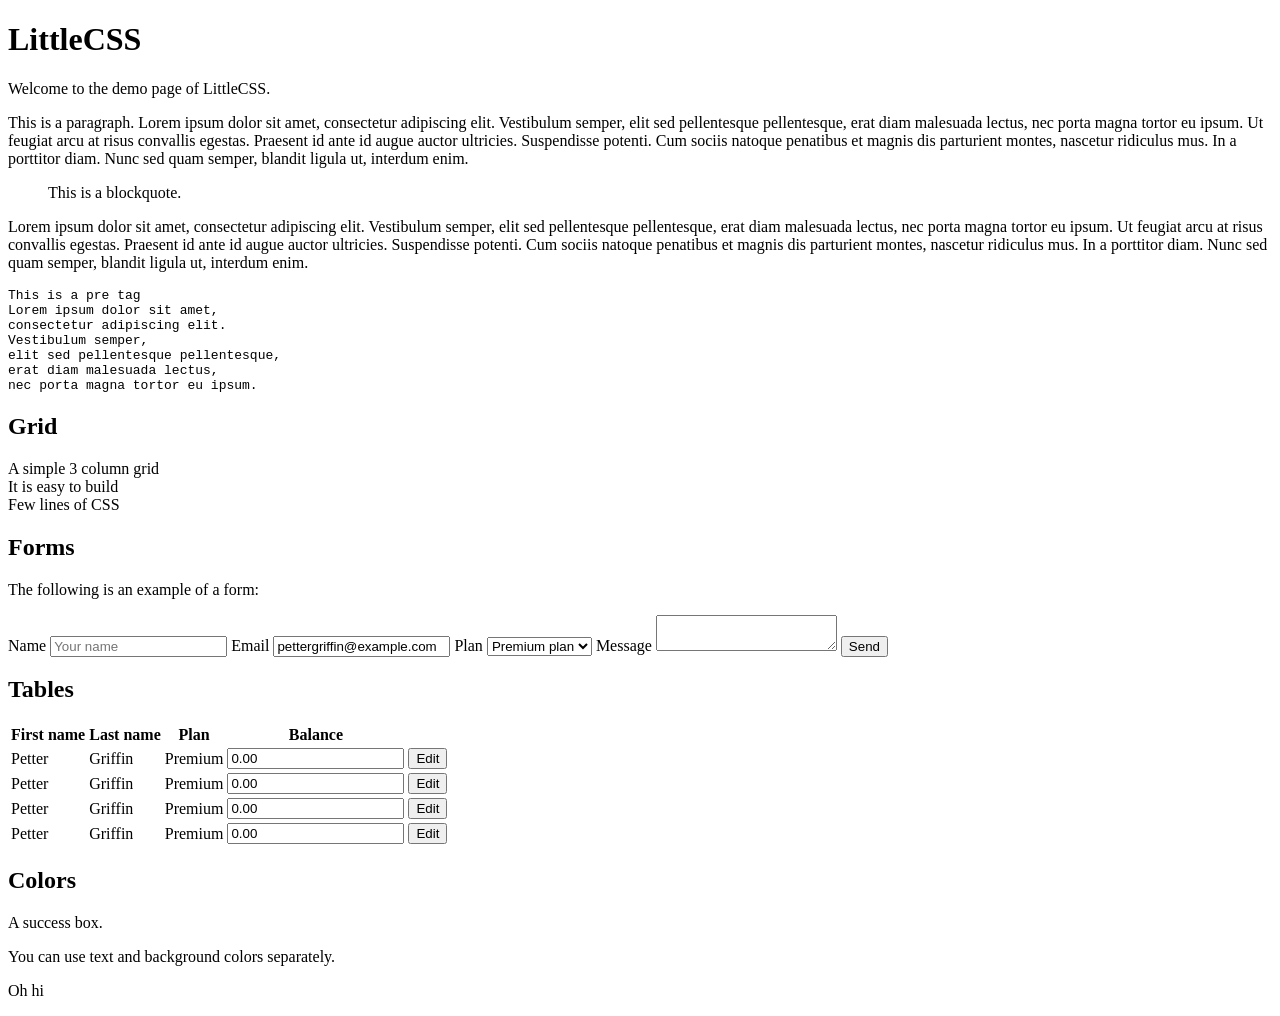
<file: demo.html>
<!DOCTYPE html>
<html lang="en">
<head>
    <meta charset="UTF-8">
    <meta name="viewport" content="width=device-width, initial-scale=1.0">
    <title>LittleCSS Demo</title>
    <link rel="stylesheet" href="https://raw.githubusercontent.com/luckyshot/LittleCSS/main/little.css">
</head>
<body>

    <div class="container">

        <h1 class="text-l6">LittleCSS</h1>

        <p class="text-l2">Welcome to the demo page of LittleCSS.</p>

        <p class="text-l1">This is a paragraph. Lorem ipsum dolor sit amet, consectetur adipiscing elit. Vestibulum semper, elit sed pellentesque pellentesque, erat diam malesuada lectus, nec porta magna tortor eu ipsum. Ut feugiat arcu at risus convallis egestas. Praesent id ante id augue auctor ultricies. Suspendisse potenti. Cum sociis natoque penatibus et magnis dis parturient montes, nascetur ridiculus mus. In a porttitor diam. Nunc sed quam semper, blandit ligula ut, interdum enim.</p>

        <blockquote><p>This is a blockquote.</p></blockquote>

        <p>Lorem ipsum dolor sit amet, consectetur adipiscing elit. Vestibulum semper, elit sed pellentesque pellentesque, erat diam malesuada lectus, nec porta magna tortor eu ipsum. Ut feugiat arcu at risus convallis egestas. Praesent id ante id augue auctor ultricies. Suspendisse potenti. Cum sociis natoque penatibus et magnis dis parturient montes, nascetur ridiculus mus. In a porttitor diam. Nunc sed quam semper, blandit ligula ut, interdum enim. </p>

        <pre>This is a pre tag
Lorem ipsum dolor sit amet,
consectetur adipiscing elit.
Vestibulum semper,
elit sed pellentesque pellentesque,
erat diam malesuada lectus,
nec porta magna tortor eu ipsum.</pre>



        <h2 class="text-l5">Grid</h2>

        <div class="row">
            <div class="col">A simple 3 column grid</div>
            <div class="col">It is easy to build</div>
            <div class="col">Few lines of CSS</div>
        </div>


        <h2 class="text-l5">Forms</h2>

        <p>The following is an example of a form:</p>

        <form action="">

            <label>Name</label>
            <input type="text" placeholder="Your name">

            <label>Email</label>
            <input type="text" value="pettergriffin@example.com">

            <label>Plan</label>
            <select><option>Premium plan</option></select>

            <label>Message</label>
            <textarea></textarea>

            <button type="submit">Send</button>

        </form>


        <h2 class="text-l5">Tables</h2>

        <table class="width-100">
            <thead>
                <tr>
                    <th>First name</th>
                    <th>Last name</th>
                    <th>Plan</th>
                    <th>Balance</th>
                    <th>&nbsp;</th>
                </tr>
            </thead>
            <tbody>
                <tr>
                    <td>Petter</td>
                    <td>Griffin</td>
                    <td>Premium</td>
                    <td><input type="text" class="text-right" value="0.00"></td>
                    <td><button>Edit</button></td>
                </tr>
                <tr>
                    <td>Petter</td>
                    <td>Griffin</td>
                    <td>Premium</td>
                    <td><input type="text" class="text-right" value="0.00"></td>
                    <td><button>Edit</button></td>
                </tr>
                <tr>
                    <td>Petter</td>
                    <td>Griffin</td>
                    <td>Premium</td>
                    <td><input type="text" class="text-right" value="0.00"></td>
                    <td><button>Edit</button></td>
                </tr>
                <tr>
                    <td>Petter</td>
                    <td>Griffin</td>
                    <td>Premium</td>
                    <td><input type="text" class="text-right" value="0.00"></td>
                    <td><button>Edit</button></td>
                </tr>
            </tbody>
        </table>


        <h2 class="text-l5">Colors</h2>

        <div class="back-success text-success">A success box.</div>

        <p>You can use text and background <span class="text-danger">colors</span> separately.</p>






        <p class="text-s6 mt-9">Oh hi</p>

    </div>

</body>
</html>
</file>
<file: little.css>
/**
 * LittleCSS v0.3.0
 * Ultra-lean CSS library
 * Copyright © Xavi Esteve 2021 (MIT License)
 */


/*
88""Yb    db    88""Yb    db    8b    d8 888888 888888 888888 88""Yb .dP"Y8
88__dP   dPYb   88__dP   dPYb   88b  d88 88__     88   88__   88__dP `Ybo."
88"""   dP__Yb  88"Yb   dP__Yb  88YbdP88 88""     88   88""   88"Yb  o.`Y8b
88     dP""""Yb 88  Yb dP""""Yb 88 YY 88 888888   88   888888 88  Yb 8bodP'
*/

/* :root {
	--viewportXs: 576px;
	--viewportSm: 768px;
	--viewportMd: 992px;
	--viewportLg: 1200px;
	--viewportXl: 1400px;
} */

/* X-Small	None	<576px */
@media only screen and (max-width: 576px) {
	:root {
		--viewPortMultiplier: 0.6;
	}
}
@media only screen and (min-width: 576px) and (max-width: 768px) {
	:root {
		--viewPortMultiplier: 0.7;
	}
}
@media only screen and (min-width: 768px) and (max-width: 992px) {
	:root {
		--viewPortMultiplier: 0.8;
	}
}
@media only screen and (min-width: 992px) and (max-width: 1200px) {
	:root {
		--viewPortMultiplier: 0.9;
	}
}
@media only screen and (min-width: 1200px) and (max-width: 1400px) {
	:root {
		--viewPortMultiplier: 1;
	}
}
@media only screen and (min-width: 1400px) {
	:root {
		--viewPortMultiplier: 1.2;
	}
}

:root {

	--colorWhite: #fff;
	--colorBlack: #000;

	/* TailWindCSS Color Palette https://tailwindcss.com/docs/customizing-colors#color-palette-reference */
	/* Blue Gray */
	--colorBlueGray50: #F8FAFC;
	--colorBlueGray100: #F1F5F9;
	--colorBlueGray200: #E2E8F0;
	--colorBlueGray300: #CBD5E1;
	--colorBlueGray400: #94A3B8;
	--colorBlueGray500: #64748B;
	--colorBlueGray600: #475569;
	--colorBlueGray700: #334155;
	--colorBlueGray800: #1E293B;
	--colorBlueGray900: #0F172A;

	/* Cool Gray */
	--colorCoolGray50: #F9FAFB;
	--colorCoolGray100: #F3F4F6;
	--colorCoolGray200: #E5E7EB;
	--colorCoolGray300: #D1D5DB;
	--colorCoolGray400: #9CA3AF;
	--colorCoolGray500: #6B7280;
	--colorCoolGray600: #4B5563;
	--colorCoolGray700: #374151;
	--colorCoolGray800: #1F2937;
	--colorCoolGray900: #111827;

	/* Gray */
	--colorGray50: #FAFAFA;
	--colorGray100: #F4F4F5;
	--colorGray200: #E4E4E7;
	--colorGray300: #D4D4D8;
	--colorGray400: #A1A1AA;
	--colorGray500: #71717A;
	--colorGray600: #52525B;
	--colorGray700: #3F3F46;
	--colorGray800: #27272A;
	--colorGray900: #18181B;

	/* True Gray */
	--colorTrueGray50: #FAFAFA;
	--colorTrueGray100: #F5F5F5;
	--colorTrueGray200: #E5E5E5;
	--colorTrueGray300: #D4D4D4;
	--colorTrueGray400: #A3A3A3;
	--colorTrueGray500: #737373;
	--colorTrueGray600: #525252;
	--colorTrueGray700: #404040;
	--colorTrueGray800: #262626;
	--colorTrueGray900: #171717;

	/* Warm Gray */
	--colorWarmGray50: #FAFAF9;
	--colorWarmGray100: #F5F5F4;
	--colorWarmGray200: #E7E5E4;
	--colorWarmGray300: #D6D3D1;
	--colorWarmGray400: #A8A29E;
	--colorWarmGray500: #78716C;
	--colorWarmGray600: #57534E;
	--colorWarmGray700: #44403C;
	--colorWarmGray800: #292524;
	--colorWarmGray900: #1C1917;

	/* Red */
	--colorRed50: #FEF2F2;
	--colorRed100: #FEE2E2;
	--colorRed200: #FECACA;
	--colorRed300: #FCA5A5;
	--colorRed400: #F87171;
	--colorRed500: #EF4444;
	--colorRed600: #DC2626;
	--colorRed700: #B91C1C;
	--colorRed800: #991B1B;
	--colorRed900: #7F1D1D;

	/* Orange */
	--colorOrange50: #FFF7ED;
	--colorOrange100: #FFEDD5;
	--colorOrange200: #FED7AA;
	--colorOrange300: #FDBA74;
	--colorOrange400: #FB923C;
	--colorOrange500: #F97316;
	--colorOrange600: #EA580C;
	--colorOrange700: #C2410C;
	--colorOrange800: #9A3412;
	--colorOrange900: #7C2D12;

	/* Amber */
	--colorAmber50: #FFFBEB;
	--colorAmber100: #FEF3C7;
	--colorAmber200: #FDE68A;
	--colorAmber300: #FCD34D;
	--colorAmber400: #FBBF24;
	--colorAmber500: #F59E0B;
	--colorAmber600: #D97706;
	--colorAmber700: #B45309;
	--colorAmber800: #92400E;
	--colorAmber900: #78350F;

	/* Yellow */
	--colorYellow50: #FEFCE8;
	--colorYellow100: #FEF9C3;
	--colorYellow200: #FEF08A;
	--colorYellow300: #FDE047;
	--colorYellow400: #FACC15;
	--colorYellow500: #EAB308;
	--colorYellow600: #CA8A04;
	--colorYellow700: #A16207;
	--colorYellow800: #854D0E;
	--colorYellow900: #713F12;

	/* Lime */
	--colorLime50: #F7FEE7;
	--colorLime100: #ECFCCB;
	--colorLime200: #D9F99D;
	--colorLime300: #BEF264;
	--colorLime400: #A3E635;
	--colorLime500: #84CC16;
	--colorLime600: #65A30D;
	--colorLime700: #4D7C0F;
	--colorLime800: #3F6212;
	--colorLime900: #365314;

	/* Green */
	--colorGreen50: #F0FDF4;
	--colorGreen100: #DCFCE7;
	--colorGreen200: #BBF7D0;
	--colorGreen300: #86EFAC;
	--colorGreen400: #4ADE80;
	--colorGreen500: #22C55E;
	--colorGreen600: #16A34A;
	--colorGreen700: #15803D;
	--colorGreen800: #166534;
	--colorGreen900: #14532D;

	/* Emerald */
	--colorEmerald50: #ECFDF5;
	--colorEmerald100: #D1FAE5;
	--colorEmerald200: #A7F3D0;
	--colorEmerald300: #6EE7B7;
	--colorEmerald400: #34D399;
	--colorEmerald500: #10B981;
	--colorEmerald600: #059669;
	--colorEmerald700: #047857;
	--colorEmerald800: #065F46;
	--colorEmerald900: #064E3B;

	/* Teal */
	--colorTeal50: #F0FDFA;
	--colorTeal100: #CCFBF1;
	--colorTeal200: #99F6E4;
	--colorTeal300: #5EEAD4;
	--colorTeal400: #2DD4BF;
	--colorTeal500: #14B8A6;
	--colorTeal600: #0D9488;
	--colorTeal700: #0F766E;
	--colorTeal800: #115E59;
	--colorTeal900: #134E4A;

	/* Cyan */
	--colorCyan50: #ECFEFF;
	--colorCyan100: #CFFAFE;
	--colorCyan200: #A5F3FC;
	--colorCyan300: #67E8F9;
	--colorCyan400: #22D3EE;
	--colorCyan500: #06B6D4;
	--colorCyan600: #0891B2;
	--colorCyan700: #0E7490;
	--colorCyan800: #155E75;
	--colorCyan900: #164E63;

	/* Light Blue */
	--colorLightBlue50: #F0F9FF;
	--colorLightBlue100: #E0F2FE;
	--colorLightBlue200: #BAE6FD;
	--colorLightBlue300: #7DD3FC;
	--colorLightBlue400: #38BDF8;
	--colorLightBlue500: #0EA5E9;
	--colorLightBlue600: #0284C7;
	--colorLightBlue700: #0369A1;
	--colorLightBlue800: #075985;
	--colorLightBlue900: #0C4A6E;

	/* Blue */
	--colorBlue50: #EFF6FF;
	--colorBlue100: #DBEAFE;
	--colorBlue200: #BFDBFE;
	--colorBlue300: #93C5FD;
	--colorBlue400: #60A5FA;
	--colorBlue500: #3B82F6;
	--colorBlue600: #2563EB;
	--colorBlue700: #1D4ED8;
	--colorBlue800: #1E40AF;
	--colorBlue900: #1E3A8A;

	/* Indigo */
	--colorIndigo50: #EEF2FF;
	--colorIndigo100: #E0E7FF;
	--colorIndigo200: #C7D2FE;
	--colorIndigo300: #A5B4FC;
	--colorIndigo400: #818CF8;
	--colorIndigo500: #6366F1;
	--colorIndigo600: #4F46E5;
	--colorIndigo700: #4338CA;
	--colorIndigo800: #3730A3;
	--colorIndigo900: #312E81;

	/* Violet */
	--colorViolet50: #F5F3FF;
	--colorViolet100: #EDE9FE;
	--colorViolet200: #DDD6FE;
	--colorViolet300: #C4B5FD;
	--colorViolet400: #A78BFA;
	--colorViolet500: #8B5CF6;
	--colorViolet600: #7C3AED;
	--colorViolet700: #6D28D9;
	--colorViolet800: #5B21B6;
	--colorViolet900: #4C1D95;

	/* Purple */
	--colorPurple50: #FAF5FF;
	--colorPurple100: #F3E8FF;
	--colorPurple200: #E9D5FF;
	--colorPurple300: #D8B4FE;
	--colorPurple400: #C084FC;
	--colorPurple500: #A855F7;
	--colorPurple600: #9333EA;
	--colorPurple700: #7E22CE;
	--colorPurple800: #6B21A8;
	--colorPurple900: #581C87;

	/* Fuchsia */
	--colorFuchsia50: #FDF4FF;
	--colorFuchsia100: #FAE8FF;
	--colorFuchsia200: #F5D0FE;
	--colorFuchsia300: #F0ABFC;
	--colorFuchsia400: #E879F9;
	--colorFuchsia500: #D946EF;
	--colorFuchsia600: #C026D3;
	--colorFuchsia700: #A21CAF;
	--colorFuchsia800: #86198F;
	--colorFuchsia900: #701A75;

	/* Pink */
	--colorPink50: #FDF2F8;
	--colorPink100: #FCE7F3;
	--colorPink200: #FBCFE8;
	--colorPink300: #F9A8D4;
	--colorPink400: #F472B6;
	--colorPink500: #EC4899;
	--colorPink600: #DB2777;
	--colorPink700: #BE185D;
	--colorPink800: #9D174D;
	--colorPink900: #831843;

	/* Rose */
	--colorRose50: #FFF1F2;
	--colorRose100: #FFE4E6;
	--colorRose200: #FECDD3;
	--colorRose300: #FDA4AF;
	--colorRose400: #FB7185;
	--colorRose500: #F43F5E;
	--colorRose600: #E11D48;
	--colorRose700: #BE123C;
	--colorRose800: #9F1239;
	--colorRose900: #881337;


	/* Color palette */
	--colorDangerDark: var(--colorRed600);
	--colorDangerLight: var(--colorRed200);
	--colorWarningDark: var(--colorYellow600);
	--colorWarningLight: var(--colorYellow200);
	--colorSuccessDark: var(--colorGreen600);
	--colorSuccessLight: var(--colorGreen200);
	--colorInfoDark: var(--colorBlue600);
	--colorInfoLight: var(--colorBlue200);
	--colorSecondaryDark: var(--colorCoolGray600);
	--colorSecondaryLight: var(--colorCoolGray200);
	--colorPre: var(--colorCoolGray100);

	/* Color branding */
	--colorPrimary: var(--colorBlue600);
	--colorAction: var(--colorPrimary);
	--colorActionText: var(--colorBlue200);
	--colorBackground: var(--colorIndigo100);
	--colorText: var(--colorCoolGray700);

	/* Typography */
	--fontFamilySansSerif: Arial, Helvetica, sans-serif;
	--fontFamilySerif: serif;
	--fontFamilyMono: monospace;
	--fontFamily: var(--fontFamilySansSerif);
	--fontSize: calc(17px);
	--fontWeightLight: 300;
	--fontWeightNormal: 500;
	--fontWeightBold: 700;
	--fontWeightBlack: 900;

	/* Sizes */
	--containerWidthXs: calc(240px * var(--viewPortMultiplier));
	--containerWidthSm: calc(320px * var(--viewPortMultiplier));
	--containerWidthMd: calc(540px * var(--viewPortMultiplier));
	--containerWidthLg: calc(720px * var(--viewPortMultiplier));
	--containerWidthXl: calc(960px * var(--viewPortMultiplier));
	--containerWidthXxl: calc(1140px * var(--viewPortMultiplier));

	--width0: 0;
	--width1: calc(5px * var(--viewPortMultiplier)); 
	--width2: calc(8px * var(--viewPortMultiplier));
	--width3: calc(17px * var(--viewPortMultiplier)); 
	--width4: calc(25px * var(--viewPortMultiplier)); 
	--width5: calc(34px * var(--viewPortMultiplier));
	--width6: calc(60px * var(--viewPortMultiplier)); 
	--width7: calc(85px * var(--viewPortMultiplier)); 
	--width8: calc(170px * var(--viewPortMultiplier)); 
	--width9: calc(340px * var(--viewPortMultiplier)); 

	--borderRadius: 3px;
	
}



/*
d8888b.  .d8b.  d8888b. db   dD
88  `8D d8' `8b 88  `8D 88 ,8P'
88   88 88ooo88 88oobY' 88,8P
88   88 88~~~88 88`8b   88`8b
88  .8D 88   88 88 `88. 88 `88.
Y8888D' YP   YP 88   YD YP   YD
*/
.dark {
	--colorPrimary: var(--colorIndigo600);
	--colorBackground: var(--colorCoolGray800);
	--colorText: var(--colorIndigo100);
	--colorPre: var(--colorCoolGray700);
}

/*
db       .d8b.  db    db  .d88b.  db    db d888888b
88      d8' `8b `8b  d8' .8P  Y8. 88    88 `~~88~~'
88      88ooo88  `8bd8'  88    88 88    88    88
88      88~~~88    88    88    88 88    88    88
88booo. 88   88    88    `8b  d8' 88b  d88    88
Y88888P YP   YP    YP     `Y88P'  ~Y8888P'    YP
*/

.container-xs {max-width: var(--containerWidthXs);}
.container-sm {max-width: var(--containerWidthSm);}
.container-md {max-width: var(--containerWidthMd);}
.container,
.container-lg {max-width: var(--containerWidthLg);}
.container-xl {max-width: var(--containerWidthXl);}
.container-xxl {max-width: var(--containerWidthXxl);}
.container-fluid {max-width: 100%;}

/*
 dP""b8 88""Yb 88 8888b.
dP   `" 88__dP 88  8I  Yb
Yb  "88 88"Yb  88  8I  dY
 YboodP 88  Yb 88 8888Y"
*/
/* Grid adapted from Felipe Wagner (@flpwgr) https://codepen.io/flpwgr/pen/qbMJaY */
.row,
.row-nobreak {
	display:flex;
	flex-wrap: wrap;
}

.col,
.col-1,
.col-2,
.col-3,
.col-4,
.col-5,
.col-6 {
	flex-grow: 1;
	flex-shrink: 1;
	flex-basis: 1;

	/* padding: 10px; */
}


.col-1 { max-width: calc(100% / 12); }
.col-2 { max-width: calc(100% / 12 * 2); }
.col-3 { max-width: calc(100% / 12 * 3); }
.col-4 { max-width: calc(100% / 12 * 4); }
.col-5 { max-width: calc(100% / 12 * 5); }
.col-6 { max-width: calc(100% / 2); }

@media screen and (max-width: 768px) {
	.container {
		overflow: auto;
	}
	.row > .col,
	.row > .col-1,
	.row > .col-2,
	.row > .col-3,
	.row > .col-4,
	.row > .col-5,
	.row > .col-6 {
		min-width: 100%;
		width: 100%;
		margin: 10px 0;
	}
}



/*
d8888b.  .d88b.  db    db
88  `8D .8P  Y8. `8b  d8'
88oooY' 88    88  `8bd8'
88~~~b. 88    88  .dPYb.
88   8D `8b  d8' .8P  Y8.
Y8888P'  `Y88P'  YP    YP
*/

.z-index-10 {z-index: 10}
.z-index-100 {z-index: 100}
.z-index-1000 {z-index: 1000}
.z-index-10000 {z-index: 10000}

.display-block{display:block!important}
.display-inline-block{display:inline-block!important}
.display-table{display:table!important}
.display-table-row{display:table-row!important}
.display-table-cell{display:table-cell!important}
.display-flex{display:-ms-flexbox!important;display:flex!important}
.display-inline-flex{display:-ms-inline-flexbox!important;display:inline-flex!important}
@media (min-width:576px){
	.display-sm-none{display:none!important}
	.display-sm-inline{display:inline!important}
	.display-sm-inline-block{display:inline-block!important}
	.display-sm-block{display:block!important}
	.display-sm-table{display:table!important}
	.display-sm-table-row{display:table-row!important}
	.display-sm-table-cell{display:table-cell!important}
	.display-sm-flex{display:-ms-flexbox!important;display:flex!important}
	.display-sm-inline-flex{display:-ms-inline-flexbox!important;display:inline-flex!important}
}
@media (min-width:768px){
	.display-md-none{display:none!important}
	.display-md-inline{display:inline!important}
	.display-md-inline-block{display:inline-block!important}
	.display-md-block{display:block!important}
	.display-md-table{display:table!important}
	.display-md-table-row{display:table-row!important}
	.display-md-table-cell{display:table-cell!important}
	.display-md-flex{display:-ms-flexbox!important;display:flex!important}
	.display-md-inline-flex{display:-ms-inline-flexbox!important;display:inline-flex!important}
}
@media (min-width:992px){
	.display-lg-none{display:none!important}
	.display-lg-inline{display:inline!important}
	.display-lg-inline-block{display:inline-block!important}
	.display-lg-block{display:block!important}
	.display-lg-table{display:table!important}
	.display-lg-table-row{display:table-row!important}
	.display-lg-table-cell{display:table-cell!important}
	.display-lg-flex{display:-ms-flexbox!important;display:flex!important}
	.display-lg-inline-flex{display:-ms-inline-flexbox!important;display:inline-flex!important}
}
@media (min-width:1200px){
	.display-xl-none{display:none!important}
	.display-xl-inline{display:inline!important}
	.display-xl-inline-block{display:inline-block!important}
	.display-xl-block{display:block!important}
	.display-xl-table{display:table!important}
	.display-xl-table-row{display:table-row!important}
	.display-xl-table-cell{display:table-cell!important}
	.display-xl-flex{display:-ms-flexbox!important;display:flex!important}
	.display-xl-inline-flex{display:-ms-inline-flexbox!important;display:inline-flex!important}
}
@media print{
	.display-print-none{display:none!important}
	.display-print-inline{display:inline!important}
	.display-print-inline-block{display:inline-block!important}
	.display-print-block{display:block!important}
	.display-print-table{display:table!important}
	.display-print-table-row{display:table-row!important}
	.display-print-table-cell{display:table-cell!important}
	.display-print-flex{display:-ms-flexbox!important;display:flex!important}
	.display-print-inline-flex{display:-ms-inline-flexbox!important;display:inline-flex!important}
}











.position-fixed {position: fixed}


.align-left {margin-left:0; margin-right: auto;}
.align-center {margin-left:auto; margin-right: auto;}
.align-right {margin-left:auto; margin-right: 0;}

.float-left {float: left}
.float-right {float: right}

/*
.dP"Y8 88 8888P 888888
`Ybo." 88   dP  88__
o.`Y8b 88  dP   88""
8bodP' 88 d8888 888888
*/
.width-10 {display:inline-block; width: 10%}
.width-25 {display:inline-block; width: 25%}
.width-33 {display:inline-block; width: 33%}
.width-50 {display:inline-block; width: 50%}
.width-66 {display:inline-block; width: 66%}
.width-100 {width: 100%}

.opacity-10 { opacity: .1; }
.opacity-30 { opacity: .3; }
.opacity-50 { opacity: .5; }
.opacity-70 { opacity: .7; }
.opacity-80 { opacity: .8; }
.opacity-100 { opacity: 1; }



/*
d8888b. d88888b d88888b  .d8b.  db    db db      d888888b
88  `8D 88'     88'     d8' `8b 88    88 88      `~~88~~'
88   88 88ooooo 88ooo   88ooo88 88    88 88         88
88   88 88~~~~~ 88~~~   88~~~88 88    88 88         88
88  .8D 88.     88      88   88 88b  d88 88booo.    88
Y8888D' Y88888P YP      YP   YP ~Y8888P' Y88888P    YP
*/

*, *::before, *::after {
	box-sizing: border-box;
}

mark {
	background:var(--colorYellow300);
	color:var(--colorYellow700);
}
::selection{
	background:var(--colorYellow200);
	color:var(--colorYellow700);
}


html,
body {
	background: var(--colorBackground);
	color: var(--colorText);
	font-family: var(--fontFamily);
	font-size: var(--fontSize);
	line-height: 1.33;
	margin: 0;
	padding: 0;
}

a {
	color: inherit;
	text-decoration: none;
}
a:hover {
	text-decoration: underline;
}

img {
	max-width: 100%;
}

pre {
	background: var(--colorPre);
}
blockquote {
	color: var(--colorCoolGray800);
}
hr {
    border: none;
    border-top: 1px solid var(--colorBlueGray200);
    border-bottom: 1px solid var(--colorBlueGray300);
}



/*
888888  dP"Yb  88""Yb 8b    d8
88__   dP   Yb 88__dP 88b  d88
88""   Yb   dP 88"Yb  88YbdP88
88      YbodP  88  Yb 88 YY 88
*/
form {

}
label {
	display: inline-block;
	/* Styling shared with Table TH */
}
input,
select,
textarea {
    border: 1px solid var(--colorCoolGray300);
    border-radius: var(--borderRadius);
}
input[type=checkbox],
input[type=radio] {

}
.button,
button,
input[type=submit] {
	border: none;
	background: var(--colorAction);
	color: var(--colorActionText);
	cursor: pointer;
}
.button[disabled],
button[disabled],
input[type=submit][disabled] {
	opacity: .3;
	cursor: default;
}

/*
888888    db    88""Yb 88     888888
  88     dPYb   88__dP 88     88__
  88    dP__Yb  88""Yb 88  .o 88""
  88   dP""""Yb 88oodP 88ood8 888888
*/
table {
	border-spacing: 0; /* This removes the annoying space between TDs */
    border-collapse: separate;
}
tr:nth-child(even) {
	background-color: rgba(255,255,255,0.2);
}
th,
td {
	padding-right: 1em;
}
th,
label {
	color: var(--colorBlueGray700);
	font-weight: var(--fontWeightNormal);
	padding-top: 1rem;
	padding-bottom: .5rem;
	font-size: .7em;
	text-transform: uppercase;
	text-align: left;
}
td {
	padding-top: .5rem;
	padding-bottom: .5rem;
}
td, 
th {
	padding-left:.5em;
	border-bottom: 1px solid var(--colorBlueGray300);
}


/*
 .o88b.  .d88b.  db       .d88b.  d8888b.
d8P  Y8 .8P  Y8. 88      .8P  Y8. 88  `8D
8P      88    88 88      88    88 88oobY'
8b      88    88 88      88    88 88`8b
Y8b  d8 `8b  d8' 88booo. `8b  d8' 88 `88.
 `Y88P'  `Y88P'  Y88888P  `Y88P'  88   YD
*/

.color-primary {color:var(--colorPrimary)}
.color-background {color:var(--colorBackground)}
.color-text {color:var(--colorText)}
.color-action {color:var(--colorAction)}
.color-action-text {color:var(--colorActionText)}

.color-white {color: var(--colorWhite)}
.back-white {background: var(--colorWhite)}

.back-reset {background: var(--colorBackground);}
.color-reset {color: var(--colorText);}


.back-danger-dark {background: var(--colorDangerDark);}
.color-danger-dark {color: var(--colorDangerDark);}
.back-danger-light {background: var(--colorDangerLight);}
.color-danger-light {color: var(--colorDangerLight);}

.back-warning-dark {background: var(--colorWarningDark);}
.color-warning-dark {color: var(--colorWarningDark);}
.back-warning-light {background: var(--colorWarningLight);}
.color-warning-light {color: var(--colorWarningLight);}

.back-info-dark {background: var(--colorInfoDark);}
.color-info-dark {color: var(--colorInfoDark);}
.back-info-light {background: var(--colorInfoLight);}
.color-info-light {color: var(--colorInfoLight);}

.back-success-dark {background: var(--colorSuccessDark);}
.color-success-dark {color: var(--colorSuccessDark);}
.back-success-light {background: var(--colorSuccessLight);}
.color-success-light {color: var(--colorSuccessLight);}

.back-secondary-dark {background: var(--colorSecondaryDark);}
.color-secondary-dark {color: var(--colorSecondaryDark);}
.back-secondary-light {background: var(--colorSecondaryLight);}
.color-secondary-light {color: var(--colorSecondaryLight);}



/*
d88888b d88888b d88888b d88888b  .o88b. d888888b 
88'     88'     88'     88'     d8P  Y8 `~~88~~' 
88ooooo 88ooo   88ooo   88ooooo 8P         88    
88~~~~~ 88~~~   88~~~   88~~~~~ 8b         88    
88.     88      88      88.     Y8b  d8    88    
Y88888P YP      YP      Y88888P  `Y88P'    YP    
*/

.box-shadow {
	box-shadow: 0 .1rem .2rem var(--colorGray400);
}
.text-shadow {
	text-shadow: 0 .1rem .2rem var(--colorGray400);
}
.border-radius {border-radius: 3px;}
.border-radius-lg {border-radius: 5px;}
.border-radius-xl {border-radius: 10px;}



/*
d88888b  .d88b.  d8b   db d888888b
88'     .8P  Y8. 888o  88 `~~88~~'
88ooo   88    88 88V8o 88    88
88~~~   88    88 88 V8o88    88
88      `8b  d8' 88  V888    88
YP       `Y88P'  VP   V8P    YP
*/

/*
.dP"Y8 88 8888P 888888
`Ybo." 88   dP  88__
o.`Y8b 88  dP   88""
8bodP' 88 d8888 888888
*/
.text-s6 {font-size: 0.5rem;}
.text-s5 {font-size: 0.6rem;}
.text-s4 {font-size: 0.7rem;}
.text-s3 {font-size: 0.8rem;}
.text-s2 {font-size: 0.9rem;}
.text-s,
.text-s1 {font-size: 0.9rem;}
.text-l,
.text-l1 {font-size: 1.1rem;}
.text-l2 {font-size: 1.3rem;}
.text-l3 {font-size: 1.5rem;line-height: 2rem;}
.text-l4 {font-size: 1.875rem;line-height: 2.25rem;}
.text-l5 {font-size: 2.25rem;line-height: 2.5rem;}
.text-l6 {font-size: 3rem;line-height: 1;}
.text-l7 {font-size: 3.75rem;line-height: 1;}
.text-l8 {font-size: 4.5rem;line-height: 1;}
.text-l9 {font-size: 6rem;line-height: 1;}
.text-l10 {font-size: 8rem;line-height: 1;}

/*
Yb        dP 888888 88  dP""b8 88  88 888888
 Yb  db  dP  88__   88 dP   `" 88  88   88
  YbdPYbdP   88""   88 Yb  "88 888888   88
   YP  YP    888888 88  YboodP 88  88   88
*/
.text-black {font-weight: var(--fontWeightBlack);}
.text-bold {font-weight: var(--fontWeightBold);}
.text-regular {font-weight: var(--fontWeightNormal);}
.text-light {font-weight: var(--fontWeightLight);}

/*
888888    db    8b    d8 88 88     Yb  dP
88__     dPYb   88b  d88 88 88      YbdP
88""    dP__Yb  88YbdP88 88 88  .o   8P
88     dP""""Yb 88 YY 88 88 88ood8  dP
*/
.text-sans {font-family: var(--fontFamilySansSerif);}
.text-serif {font-family: var(--fontFamilySerif);}
.text-mono {font-family: var(--fontFamilyMono);}

.text-italic {font-style: italic;}
.text-lower {text-transform: lowercase}
.text-upper {text-transform: uppercase}

/*
   db    88     88  dP""b8 88b 88
  dPYb   88     88 dP   `" 88Yb88
 dP__Yb  88  .o 88 Yb  "88 88 Y88
dP""""Yb 88ood8 88  YboodP 88  Y8
*/
.text-left {text-align: left;}
.text-center {text-align: center;}
.text-right {text-align: right;}
.text-justify {text-align: justify;}


/*
.88b  d88.  .d8b.  d8888b.  d888b  d888888b d8b   db
88'YbdP`88 d8' `8b 88  `8D 88' Y8b   `88'   888o  88
88  88  88 88ooo88 88oobY' 88         88    88V8o 88
88  88  88 88~~~88 88`8b   88  ooo    88    88 V8o88
88  88  88 88   88 88 `88. 88. ~8~   .88.   88  V888
YP  YP  YP YP   YP 88   YD  Y888P  Y888888P VP   V8P
*/
/* Margins & Paddings */
.m-0 {margin:var(--width0)}
.m-1 {margin:var(--width1)}
.m-2 {margin:var(--width2)}
.m-3 {margin:var(--width3)}
.m-4 {margin:var(--width4)}
.m-5 {margin:var(--width5)}
.m-6 {margin:var(--width6)}
.m-7 {margin:var(--width7)}
.m-8 {margin:var(--width8)}
.m-9 {margin:var(--width9)}

.mt-0 {margin-top:var(--width0)}
.mt-1 {margin-top:var(--width1)}
.mt-2 {margin-top:var(--width2)}
.mt-3 {margin-top:var(--width3)}
.mt-4 {margin-top:var(--width4)}
.mt-5 {margin-top:var(--width5)}
.mt-6 {margin-top:var(--width6)}
.mt-7 {margin-top:var(--width7)}
.mt-8 {margin-top:var(--width8)}
.mt-9 {margin-top:var(--width9)}

.mr-0 {margin-right:var(--width0)}
.mr-1 {margin-right:var(--width1)}
.mr-2 {margin-right:var(--width2)}
.mr-3 {margin-right:var(--width3)}
.mr-4 {margin-right:var(--width4)}
.mr-5 {margin-right:var(--width5)}
.mr-6 {margin-right:var(--width6)}
.mr-7 {margin-right:var(--width7)}
.mr-8 {margin-right:var(--width8)}
.mr-9 {margin-right:var(--width9)}

.mb-0 {margin-bottom:var(--width0)}
.mb-1 {margin-bottom:var(--width1)}
.mb-2 {margin-bottom:var(--width2)}
.mb-3 {margin-bottom:var(--width3)}
.mb-4 {margin-bottom:var(--width4)}
.mb-5 {margin-bottom:var(--width5)}
.mb-6 {margin-bottom:var(--width6)}
.mb-7 {margin-bottom:var(--width7)}
.mb-8 {margin-bottom:var(--width8)}
.mb-9 {margin-bottom:var(--width9)}

.ml-0 {margin-left:var(--width0)}
.ml-1 {margin-left:var(--width1)}
.ml-2 {margin-left:var(--width2)}
.ml-3 {margin-left:var(--width3)}
.ml-4 {margin-left:var(--width4)}
.ml-5 {margin-left:var(--width5)}
.ml-6 {margin-left:var(--width6)}
.ml-7 {margin-left:var(--width7)}
.ml-8 {margin-left:var(--width8)}
.ml-9 {margin-left:var(--width9)}

/*
d8888b.  .d8b.  d8888b. d8888b. d888888b d8b   db  d888b
88  `8D d8' `8b 88  `8D 88  `8D   `88'   888o  88 88' Y8b
88oodD' 88ooo88 88   88 88   88    88    88V8o 88 88
88~~~   88~~~88 88   88 88   88    88    88 V8o88 88  ooo
88      88   88 88  .8D 88  .8D   .88.   88  V888 88. ~8~
88      YP   YP Y8888D' Y8888D' Y888888P VP   V8P  Y888P
*/

.p-0 {padding:var(--width0)}
.p-1 {padding:var(--width1)}
.p-2 {padding:var(--width2)}
.p-3 {padding:var(--width3)}
.p-4 {padding:var(--width4)}
.p-5 {padding:var(--width5)}
.p-6 {padding:var(--width6)}
.p-7 {padding:var(--width7)}
.p-8 {padding:var(--width8)}
.p-9 {padding:var(--width9)}

.pt-0 {padding-top:var(--width0)}
.pt-1 {padding-top:var(--width1)}
.pt-2 {padding-top:var(--width2)}
.pt-3 {padding-top:var(--width3)}
.pt-4 {padding-top:var(--width4)}
.pt-5 {padding-top:var(--width5)}
.pt-6 {padding-top:var(--width6)}
.pt-7 {padding-top:var(--width7)}
.pt-8 {padding-top:var(--width8)}
.pt-9 {padding-top:var(--width9)}

.pr-0 {padding-right:var(--width0)}
.pr-1 {padding-right:var(--width1)}
.pr-2 {padding-right:var(--width2)}
.pr-3 {padding-right:var(--width3)}
.pr-4 {padding-right:var(--width4)}
.pr-5 {padding-right:var(--width5)}
.pr-6 {padding-right:var(--width6)}
.pr-7 {padding-right:var(--width7)}
.pr-8 {padding-right:var(--width8)}
.pr-9 {padding-right:var(--width9)}

.pb-0 {padding-bottom:var(--width0)}
.pb-1 {padding-bottom:var(--width1)}
.pb-2 {padding-bottom:var(--width2)}
.pb-3 {padding-bottom:var(--width3)}
.pb-4 {padding-bottom:var(--width4)}
.pb-5 {padding-bottom:var(--width5)}
.pb-6 {padding-bottom:var(--width6)}
.pb-7 {padding-bottom:var(--width7)}
.pb-8 {padding-bottom:var(--width8)}
.pb-9 {padding-bottom:var(--width9)}

.pl-0 {padding-left:var(--width0)}
.pl-1 {padding-left:var(--width1)}
.pl-2 {padding-left:var(--width2)}
.pl-3 {padding-left:var(--width3)}
.pl-4 {padding-left:var(--width4)}
.pl-5 {padding-left:var(--width5)}
.pl-6 {padding-left:var(--width6)}
.pl-7 {padding-left:var(--width7)}
.pl-8 {padding-left:var(--width8)}
.pl-9 {padding-left:var(--width9)}
</file>
